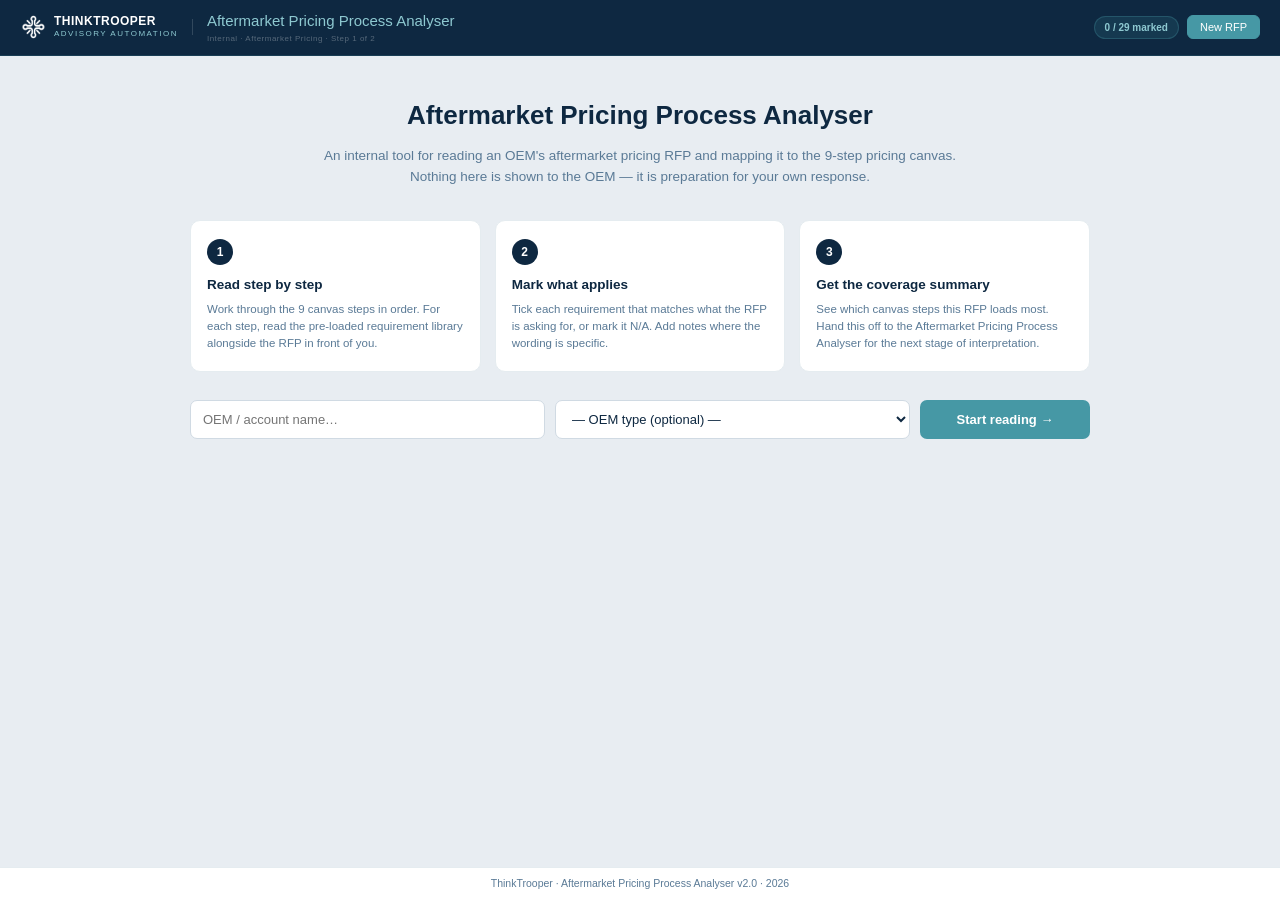
<file: src/index.html>
<!DOCTYPE html>
<html lang="en">
<head>
<meta charset="UTF-8">
<meta name="viewport" content="width=device-width, initial-scale=1.0">
<title>ThinkTrooper — Aftermarket Pricing Process Analyser</title>
<link rel="stylesheet" href="css/tokens.css">
<link rel="stylesheet" href="css/shell.css">
<link rel="stylesheet" href="css/welcome.css">
<link rel="stylesheet" href="css/sidebar.css">
<link rel="stylesheet" href="css/step.css">
<link rel="stylesheet" href="css/summary.css">
<link rel="stylesheet" href="css/report.css">
<link rel="stylesheet" href="css/print.css">
</head>
<body>


<div class="nav">
  <div class="nlogo">
    <span class="nimg rp-logo" role="img" aria-label="ThinkTrooper"></span>
    <div><div class="nwm-a">THINKTROOPER</div><div class="nwm-b">Advisory Automation</div></div>
  </div>
  <div class="ndiv"></div>
  <div>
    <div class="ntitle">Aftermarket Pricing Process Analyser</div>
    <div class="nsub">Internal &middot; Aftermarket Pricing &middot; Step 1 of 2</div>
  </div>
  <div class="nright">
    <span class="npill" id="npill">0 / 0 marked</span>
    <button class="nbtn p" id="btnNew">New RFP</button>
  </div>
</div>

<!-- Welcome / start screen -->
<div class="rfpw" id="rfpWelcome">
  <div class="rfpw-wrap">
    <div class="rfpw-hero">
      <h1>Aftermarket Pricing Process Analyser</h1>
      <p>An internal tool for reading an OEM&apos;s aftermarket pricing RFP and mapping it to the 9-step pricing canvas. Nothing here is shown to the OEM &mdash; it is preparation for your own response.</p>
    </div>
    <div class="rfpw-steps">
      <div class="rfpw-card">
        <div class="rfpw-card-num">1</div>
        <h3>Read step by step</h3>
        <p>Work through the 9 canvas steps in order. For each step, read the pre-loaded requirement library alongside the RFP in front of you.</p>
      </div>
      <div class="rfpw-card">
        <div class="rfpw-card-num">2</div>
        <h3>Mark what applies</h3>
        <p>Tick each requirement that matches what the RFP is asking for, or mark it N/A. Add notes where the wording is specific.</p>
      </div>
      <div class="rfpw-card">
        <div class="rfpw-card-num">3</div>
        <h3>Get the coverage summary</h3>
        <p>See which canvas steps this RFP loads most. Hand this off to the Aftermarket Pricing Process Analyser for the next stage of interpretation.</p>
      </div>
    </div>
    <div class="rfpw-form">
      <input type="text" class="rfpw-input" id="wEngIn" placeholder="OEM / account name&hellip;">
      <select class="rfpw-select" id="wArcSel">
        <option value="">&#8212; OEM type (optional) &#8212;</option>
        <option value="luxury">Luxury OEM</option>
        <option value="volume">Volume OEM</option>
        <option value="industrial">Industrial / CE</option>
        <option value="iam">IAM / Independent</option>
      </select>
      <button class="rfpw-start" id="wStartBtn">Start reading &rarr;</button>
    </div>
  </div>
</div>

<!-- Main application -->
<div class="app" id="rfpApp" style="display:none">
  <div class="sb">
    <div class="sbh">
      <div class="sblbl">Engagement</div>
      <input class="sbin" id="engIn" placeholder="Client / RFP name&hellip;">
      <div class="sblbl" style="margin-top:8px">OEM Type</div>
      <select class="sbsel" id="arcSel">
        <option value="">&#8212; Select archetype &#8212;</option>
        <option value="luxury">Luxury OEM</option>
        <option value="volume">Volume OEM</option>
        <option value="industrial">Industrial / CE</option>
        <option value="iam">IAM / Independent</option>
      </select>
    </div>
    <div class="sbsteps" id="sbsteps"></div>
    <div class="sbft">
      <div class="plbl"><span>Progress</span><span id="pPct">0%</span></div>
      <div class="pbar"><div class="pfill" id="pFill" style="width:0%"></div></div>
      <button class="sbsumbtn" id="btnSum">Coverage Summary &rarr;</button>
    </div>
  </div>
  <div class="mn" id="mn">
    <div class="ca" id="sv"></div>
    <div class="ca" id="sumv" style="display:none"></div>
  </div>
</div>

<div id="report"></div>

<div class="ttfoot">ThinkTrooper &middot; Aftermarket Pricing Process Analyser v2.0 &middot; 2026</div>

<script src="js/data.js"></script>
<script src="js/state.js"></script>
<script src="js/view-sidebar.js"></script>
<script src="js/view-step.js"></script>
<script src="js/view-summary.js"></script>
<script src="js/report.js"></script>
<script src="js/app.js"></script>
</body>
</html>
</file>
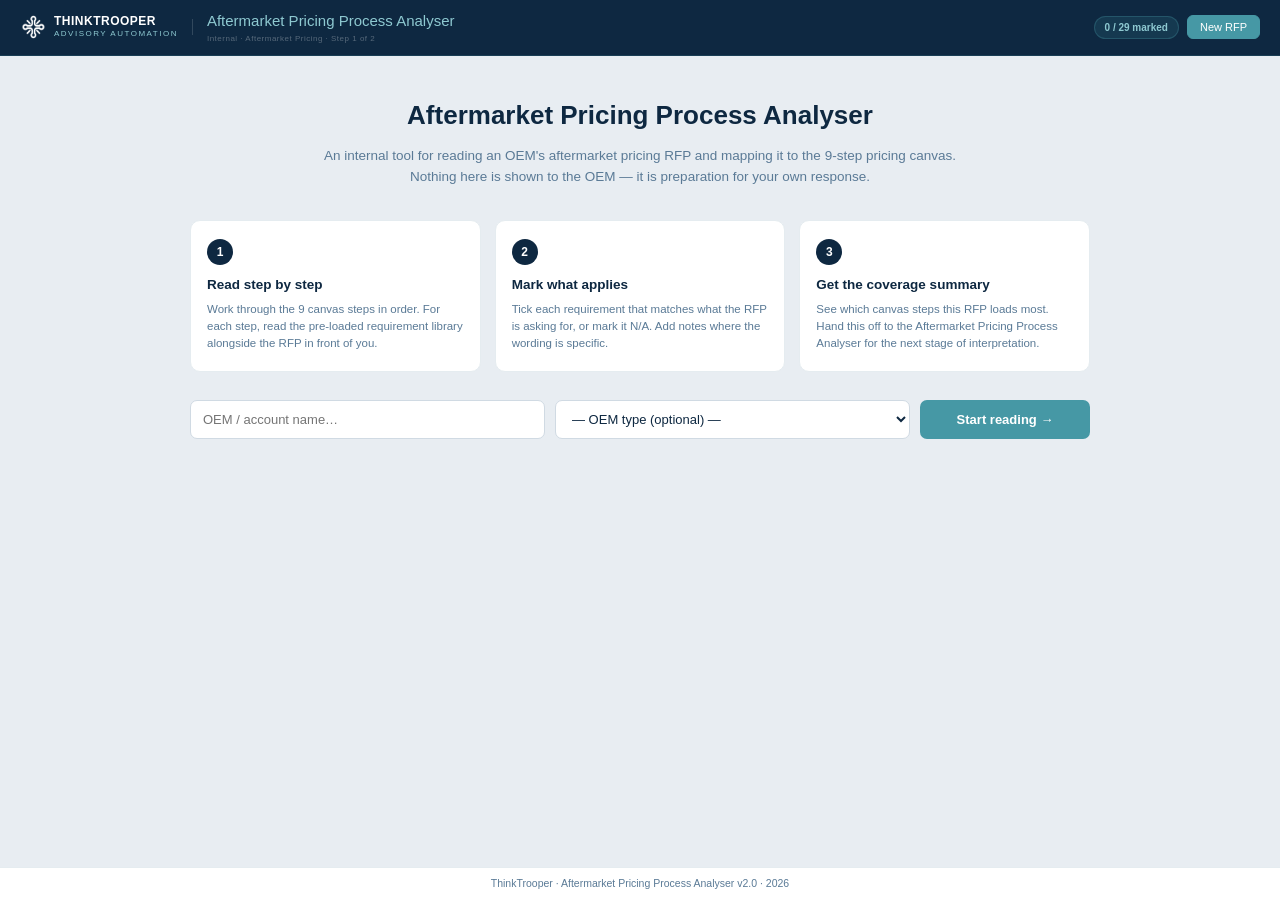
<file: AftermarketPricingProcessAnalyser_V0.3.0.html>
<!DOCTYPE html>
<html lang="en">
<head>
<meta charset="UTF-8">
<meta name="viewport" content="width=device-width, initial-scale=1.0">
<title>ThinkTrooper — Aftermarket Pricing Process Analyser</title>
<style>
/* === css/tokens.css === */
/* Design tokens, reset and page shell typography */

:root {
  --navy: #0E2841;
  --navy2:#1a3a56;
  --teal: #4698A5;
  --tl: #d6edf0;
  --tm: #8ec9d1;
  --td: #2d7a88;
  --bg: #e8edf2;
  --fog: #f0f4f7;
  --bd: #d0dae3;
  --bdl: #e5ecf0;
  --tx: #0E2841;
  --mu: #5a7a96;
  --lm: #8fa8be;
}

* {
  box-sizing: border-box;
  margin: 0;
  padding: 0;
}

body {
  font-family: Arial,sans-serif;
  background: var(--bg);
  color: var(--tx);
  font-size: 13px;
  line-height: 1.5;
  display: flex;
  flex-direction: column;
  height: 100vh;
  overflow: hidden;
}

/* === css/shell.css === */
/* Top navigation bar, app frame and footer */

.nav {
  background: var(--navy);
  padding: 10px 20px;
  display: flex;
  align-items: center;
  gap: 14px;
  border-bottom: 1px solid rgba(70,152,165,.2);
  flex-shrink: 0;
}

.nlogo {
  display: flex;
  align-items: center;
  gap: 8px;
}

/* Sized box; the image itself comes from the shared .rp-logo rule, which is
   loaded later -- hence the extra specificity here. */
.nlogo .nimg {
  height: 28px;
  width: 26px;
}

.nwm-a {
  font-size: 12px;
  font-weight: 700;
  color: #fff;
  letter-spacing: .5px;
  line-height: 1.1;
}

.nwm-b {
  font-size: 8px;
  color: var(--tm);
  letter-spacing: 1.5px;
  text-transform: uppercase;
}

.ndiv {
  width: 1px;
  height: 16px;
  background: rgba(255,255,255,.15);
}

.ntitle {
  font-size: 15px;
  color: var(--tm);
  font-weight: 300;
}

.nsub {
  font-size: 8px;
  color: rgba(255,255,255,.3);
  letter-spacing: .5px;
}

.nright {
  margin-left: auto;
  display: flex;
  align-items: center;
  gap: 8px;
}

.npill {
  font-size: 10px;
  font-weight: 600;
  color: var(--tm);
  background: rgba(70,152,165,.15);
  border: 1px solid rgba(70,152,165,.3);
  padding: 3px 10px;
  border-radius: 20px;
}

.nbtn {
  font-family: Arial,sans-serif;
  font-size: 11px;
  font-weight: 500;
  padding: 5px 12px;
  border-radius: 6px;
  border: 1px solid rgba(255,255,255,.18);
  background: transparent;
  color: rgba(255,255,255,.75);
  cursor: pointer;
}

.nbtn:hover {
  background: rgba(255,255,255,.1);
  color: #fff;
}

.nbtn.p {
  background: var(--teal);
  border-color: var(--teal);
  color: #fff;
}

.app {
  display: flex;
  flex: 1;
  min-height: 0;
}

.ttfoot {
  flex-shrink: 0;
  text-align: center;
  color: var(--mu);
  font-size: 10.5px;
  padding: 8px 0;
  border-top: 1px solid var(--bdl);
  background: #fff;
}

/* === css/welcome.css === */
/* Welcome / start screen */

.rfpw {
  flex: 1;
  min-height: 0;
  overflow-y: auto;
  padding: 40px 32px 60px;
  background: var(--bg);
}

.rfpw-wrap {
  max-width: 900px;
  margin: 0 auto;
}

.rfpw-hero {
  text-align: center;
  margin-bottom: 32px;
}

.rfpw-hero h1 {
  font-size: 26px;
  font-weight: 700;
  color: var(--navy);
  margin-bottom: 10px;
}

.rfpw-hero p {
  font-size: 13.5px;
  color: var(--mu);
  max-width: 680px;
  margin: 0 auto;
  line-height: 1.6;
}

.rfpw-steps {
  display: grid;
  grid-template-columns: repeat(3,1fr);
  gap: 14px;
  margin-bottom: 28px;
}

.rfpw-card {
  background: #fff;
  border: 1.5px solid var(--bdl);
  border-radius: 10px;
  padding: 18px 16px;
}

.rfpw-card-num {
  width: 26px;
  height: 26px;
  border-radius: 50%;
  background: var(--navy);
  color: #fff;
  font-size: 12px;
  font-weight: 700;
  display: flex;
  align-items: center;
  justify-content: center;
  margin-bottom: 10px;
}

.rfpw-card h3 {
  font-size: 13.5px;
  font-weight: 700;
  color: var(--navy);
  margin-bottom: 6px;
}

.rfpw-card p {
  font-size: 11.5px;
  color: var(--mu);
  line-height: 1.5;
}

.rfpw-form {
  display: grid;
  grid-template-columns: 1fr 1fr 170px;
  gap: 10px;
}

.rfpw-input,.rfpw-select {
  font-family: Arial,sans-serif;
  font-size: 13px;
  padding: 10px 12px;
  border: 1.5px solid var(--bd);
  border-radius: 7px;
  color: var(--tx);
  outline: none;
  background: #fff;
}

.rfpw-input:focus,.rfpw-select:focus {
  border-color: var(--teal);
}

.rfpw-start {
  background: var(--teal);
  border: none;
  color: #fff;
  font-family: Arial,sans-serif;
  font-size: 13px;
  font-weight: 600;
  border-radius: 7px;
  cursor: pointer;
  padding: 10px 0;
  transition: background .15s;
}

.rfpw-start:hover {
  background: var(--td);
}

@media(max-width:760px) {
  .rfpw-steps {
    grid-template-columns: 1fr;
  }
  .rfpw-form {
    grid-template-columns: 1fr;
  }
}

/* === css/sidebar.css === */
/* Left sidebar: engagement fields, step list, progress */

.sb {
  width: 240px;
  background: var(--navy2);
  border-right: 1px solid rgba(70,152,165,.12);
  display: flex;
  flex-direction: column;
  overflow-y: auto;
  flex-shrink: 0;
}

.mn {
  flex: 1;
  overflow-y: auto;
}

.sbh {
  padding: 12px 14px 10px;
  border-bottom: 1px solid rgba(255,255,255,.06);
}

.sblbl {
  font-size: 9px;
  font-weight: 700;
  text-transform: uppercase;
  letter-spacing: .08em;
  color: rgba(255,255,255,.35);
  margin-bottom: 5px;
}

.sbin {
  width: 100%;
  font-family: Arial,sans-serif;
  font-size: 11px;
  padding: 5px 8px;
  background: rgba(255,255,255,.08);
  border: 1.5px solid rgba(255,255,255,.14);
  border-radius: 6px;
  color: #fff;
  outline: none;
}

.sbin::placeholder {
  color: rgba(255,255,255,.3);
}

.sbin:focus {
  border-color: var(--tm);
}

.sbsel {
  width: 100%;
  font-family: Arial,sans-serif;
  font-size: 11px;
  padding: 5px 8px;
  background: rgba(255,255,255,.08);
  border: 1.5px solid rgba(255,255,255,.14);
  border-radius: 6px;
  color: #fff;
  outline: none;
  margin-top: 6px;
  cursor: pointer;
}

.sbsel option {
  background: var(--navy);
}

.sbsteps {
  flex: 1;
  padding: 6px 0;
}

.si {
  display: flex;
  align-items: center;
  gap: 8px;
  padding: 7px 14px;
  cursor: pointer;
  transition: background .12s;
}

.si:hover {
  background: rgba(255,255,255,.05);
}

.si.act {
  background: rgba(70,152,165,.18);
  border-right: 3px solid var(--teal);
}

.sinum {
  width: 22px;
  height: 22px;
  border-radius: 50%;
  background: rgba(255,255,255,.1);
  color: rgba(255,255,255,.55);
  font-size: 11px;
  font-weight: 700;
  display: flex;
  align-items: center;
  justify-content: center;
  flex-shrink: 0;
}

.si.act .sinum {
  background: var(--teal);
  color: #fff;
}

.sinm {
  font-size: 11px;
  color: rgba(255,255,255,.75);
  font-weight: 500;
  flex: 1;
  line-height: 1.3;
}

.si.act .sinm {
  color: #fff;
}

.simt {
  font-size: 9px;
  color: rgba(255,255,255,.3);
}

.sibg {
  font-size: 9px;
  font-weight: 700;
  padding: 1px 7px;
  border-radius: 10px;
  background: var(--teal);
  color: #fff;
  flex-shrink: 0;
}

.sibg.z {
  background: rgba(255,255,255,.1);
  color: rgba(255,255,255,.35);
}

.sbft {
  padding: 10px 14px;
  border-top: 1px solid rgba(255,255,255,.06);
}

.sbsumbtn {
  width: 100%;
  margin-top: 10px;
  font-family: Arial,sans-serif;
  font-size: 11.5px;
  font-weight: 600;
  padding: 8px 0;
  border-radius: 6px;
  border: 1px solid rgba(70,152,165,.4);
  background: rgba(70,152,165,.15);
  color: var(--tm);
  cursor: pointer;
  transition: all .15s;
}

.sbsumbtn:hover {
  background: var(--teal);
  color: #fff;
  border-color: var(--teal);
}

.pbar {
  height: 4px;
  background: rgba(255,255,255,.1);
  border-radius: 2px;
  margin-top: 4px;
}

.pfill {
  height: 4px;
  background: var(--teal);
  border-radius: 2px;
  transition: width .3s;
}

.plbl {
  font-size: 9px;
  color: rgba(255,255,255,.38);
  display: flex;
  justify-content: space-between;
  margin-bottom: 3px;
}

/* === css/step.css === */
/* Step view: header, requirement cards, detail panel, nav */

.ca {
  padding: 20px 24px;
  max-width: 860px;
  margin: 0 auto;
}

.sh {
  background: var(--navy);
  border-radius: 10px;
  padding: 16px 20px;
  margin-bottom: 14px;
}

.sey {
  font-size: 9px;
  font-weight: 700;
  text-transform: uppercase;
  letter-spacing: .1em;
  color: var(--tm);
  margin-bottom: 4px;
}

.stit {
  font-size: 18px;
  font-weight: 400;
  color: #fff;
  margin-bottom: 4px;
}

.sdsc {
  font-size: 11px;
  color: rgba(255,255,255,.5);
  line-height: 1.55;
  max-width: 640px;
  margin-bottom: 8px;
}

.stags {
  display: flex;
  gap: 6px;
  flex-wrap: wrap;
}

.stag {
  font-size: 9px;
  font-weight: 600;
  padding: 2px 8px;
  border-radius: 3px;
  background: rgba(70,152,165,.18);
  color: var(--tm);
  border: 1px solid rgba(70,152,165,.25);
}

.rsec {
  margin-bottom: 16px;
}

.rsectitle {
  font-size: 10px;
  font-weight: 700;
  text-transform: uppercase;
  letter-spacing: .07em;
  color: var(--mu);
  margin-bottom: 8px;
  display: flex;
  align-items: center;
  gap: 8px;
}

.rsectitle::after {
  content: '';
  flex: 1;
  height: 1px;
  background: var(--bdl);
}

.rc {
  background: #fff;
  border: 1.5px solid var(--bdl);
  border-radius: 9px;
  margin-bottom: 7px;
  transition: border-color .12s;
}

.rc:hover {
  border-color: var(--tm);
}

.rc.ck {
  border-color: var(--teal);
  background: #f8fdfe;
}

.rc.na {
  opacity: .45;
}

.rct {
  display: flex;
  align-items: flex-start;
  gap: 10px;
  padding: 11px 13px;
  cursor: pointer;
  user-select: none;
}

.rcb {
  width: 18px;
  height: 18px;
  border-radius: 4px;
  border: 2px solid var(--bd);
  display: flex;
  align-items: center;
  justify-content: center;
  flex-shrink: 0;
  margin-top: 1px;
}

.rc.ck .rcb {
  background: var(--teal);
  border-color: var(--teal);
}

.rcbck {
  display: none;
  color: #fff;
  font-size: 11px;
  font-weight: 900;
}

.rc.ck .rcbck {
  display: block;
}

.rm {
  flex: 1;
  min-width: 0;
}

.ridr {
  display: flex;
  align-items: center;
  gap: 6px;
  margin-bottom: 3px;
  flex-wrap: wrap;
}

.rid {
  font-size: 9px;
  font-weight: 700;
  color: var(--lm);
  letter-spacing: .05em;
  text-transform: uppercase;
}

.rsrc {
  font-size: 9px;
  font-weight: 600;
  padding: 1px 6px;
  border-radius: 3px;
  background: var(--fog);
  color: var(--mu);
}

.rctg {
  font-size: 9px;
  font-weight: 600;
  padding: 1px 6px;
  border-radius: 3px;
}

.rtit {
  font-size: 13px;
  font-weight: 600;
  color: var(--tx);
  margin-bottom: 3px;
}

.rpln {
  font-size: 11px;
  color: var(--mu);
  line-height: 1.5;
}

.ract {
  display: flex;
  align-items: center;
  gap: 5px;
  margin-left: 6px;
  flex-shrink: 0;
}

.rbtn {
  font-family: Arial,sans-serif;
  font-size: 9px;
  font-weight: 600;
  padding: 2px 7px;
  border-radius: 4px;
  border: 1px solid var(--bd);
  background: #fff;
  color: var(--lm);
  cursor: pointer;
}

.rbtn:hover {
  border-color: var(--mu);
  color: var(--mu);
}

.rdt {
  border-top: 1px solid var(--bdl);
  padding: 12px 14px;
  background: var(--fog);
  display: none;
}

.rdt.op {
  display: block;
}

.dg {
  display: grid;
  grid-template-columns: 1fr 1fr;
  gap: 8px;
}

.db {
  background: #fff;
  border: 1px solid var(--bdl);
  border-radius: 7px;
  padding: 8px 10px;
}

.dbl {
  font-size: 9px;
  font-weight: 700;
  text-transform: uppercase;
  letter-spacing: .07em;
  color: var(--lm);
  margin-bottom: 4px;
}

.dbt {
  font-size: 11px;
  color: var(--tx);
  line-height: 1.45;
}

.dbc {
  font-size: 11px;
  color: var(--td);
  font-weight: 600;
}

.df {
  grid-column: 1/-1;
}

.notei {
  width: 100%;
  font-family: Arial,sans-serif;
  font-size: 11px;
  padding: 6px 8px;
  border: 1.5px solid var(--bd);
  border-radius: 6px;
  color: var(--tx);
  outline: none;
  resize: vertical;
  min-height: 50px;
  margin-top: 5px;
}

.notei:focus {
  border-color: var(--teal);
}

.snav {
  display: flex;
  justify-content: space-between;
  align-items: center;
  margin-top: 20px;
  padding-top: 14px;
  border-top: 1px solid var(--bdl);
}

.snb {
  font-family: Arial,sans-serif;
  font-size: 12px;
  font-weight: 600;
  padding: 7px 16px;
  border-radius: 7px;
  cursor: pointer;
  border: 1.5px solid var(--bd);
  background: #fff;
  color: var(--navy);
}

.snb:hover {
  border-color: var(--tm);
}

.snb.p {
  background: var(--navy);
  border-color: var(--navy);
  color: #fff;
}

.snb:disabled {
  opacity: .35;
  cursor: not-allowed;
}

/* === css/summary.css === */
/* Coverage summary view */

.smh {
  background: var(--navy);
  border-radius: 10px;
  padding: 20px 24px;
  margin-bottom: 14px;
  color: #fff;
}

.smtit {
  font-size: 18px;
  font-weight: 400;
  margin-bottom: 4px;
}

.smsub {
  font-size: 11px;
  color: rgba(255,255,255,.45);
}

.smst {
  display: grid;
  grid-template-columns: repeat(4,1fr);
  gap: 8px;
  margin-top: 12px;
}

.ssc {
  background: rgba(255,255,255,.08);
  border: 1px solid rgba(255,255,255,.1);
  border-radius: 8px;
  padding: 10px 12px;
  text-align: center;
}

.ssn {
  font-size: 22px;
  font-weight: 800;
  color: #fff;
  line-height: 1;
}

.ssl {
  font-size: 9px;
  color: rgba(255,255,255,.45);
  margin-top: 2px;
}

.smrows {
  display: flex;
  flex-direction: column;
  gap: 7px;
}

.smr {
  background: #fff;
  border: 1.5px solid var(--bdl);
  border-radius: 9px;
  padding: 11px 16px;
  display: flex;
  align-items: center;
  gap: 12px;
}

.smrn {
  width: 26px;
  height: 26px;
  border-radius: 50%;
  color: #fff;
  font-size: 11px;
  font-weight: 700;
  display: flex;
  align-items: center;
  justify-content: center;
  flex-shrink: 0;
}

.smrname {
  flex: 1;
  font-size: 12px;
  font-weight: 600;
  color: var(--tx);
}

.smrbar {
  width: 100px;
  height: 5px;
  background: var(--fog);
  border-radius: 3px;
}

.smrfill {
  height: 5px;
  border-radius: 3px;
}

.smrcnt {
  font-size: 12px;
  font-weight: 700;
  color: var(--navy);
  white-space: nowrap;
}

.smrpct {
  font-size: 10px;
  color: var(--mu);
  white-space: nowrap;
  min-width: 32px;
  text-align: right;
}

.cvsec {
  background: #fff;
  border: 1.5px solid var(--bdl);
  border-radius: 10px;
  padding: 16px 20px;
  margin-bottom: 14px;
}

.nextstep {
  display: flex;
  gap: 12px;
  align-items: flex-start;
  background: var(--navy);
  border-radius: 10px;
  padding: 14px 18px;
  margin-bottom: 14px;
}

.nextstep-icon {
  font-size: 18px;
  color: var(--tm);
  flex-shrink: 0;
  line-height: 1;
  margin-top: 1px;
}

.nextstep strong {
  color: #fff;
  display: block;
  margin-bottom: 3px;
  font-size: 12.5px;
}

.nextstep div:last-child {
  font-size: 12px;
  color: rgba(255,255,255,.7);
  line-height: 1.55;
}

.cvtit {
  font-size: 14px;
  font-weight: 700;
  color: var(--navy);
  margin-bottom: 4px;
}

.cvsub {
  font-size: 11px;
  color: var(--mu);
  margin-bottom: 12px;
}

/* Notes and observations (summary + printed report) */

.ntrow {
  border: 1.5px solid var(--bdl);
  border-left: 3px solid var(--teal);
  border-radius: 7px;
  padding: 9px 12px;
  margin-bottom: 7px;
  background: var(--fog);
}

.ntmeta {
  display: flex;
  align-items: center;
  gap: 7px;
  margin-bottom: 3px;
}

.ntid {
  font-size: 9px;
  font-weight: 700;
  letter-spacing: .05em;
  text-transform: uppercase;
  color: var(--lm);
}

.ntstep {
  font-size: 9px;
  font-weight: 600;
  color: var(--mu);
}

.nttitle {
  font-size: 12px;
  font-weight: 600;
  color: var(--tx);
  margin-bottom: 3px;
}

.nttext {
  font-size: 11px;
  color: var(--mu);
  line-height: 1.5;
  white-space: pre-wrap;
}

/* === css/report.css === */
/* Printable report template ----------------------------------------------
 * Landscape A4. Dark cover, dark header band on light interior pages.
 * Segoe UI for prose, Consolas for labels and figures -- both ship with
 * Windows, so the standalone file needs no web fonts.
 */

:root {
  --rp-ink:      #0b1622;   /* cover and header band */
  --rp-slate:    #223449;
  --rp-line:     #dce2e9;   /* hairlines */
  --rp-wash:     #edf0f4;   /* hollow bar segments, table zebra */
  --rp-wash2:    #f4f6f8;
  --rp-text:     #1a2634;
  --rp-mute:     #5a7a96;
  --rp-dim:      #8fa8be;
  --rp-sans: "Segoe UI", "Helvetica Neue", Arial, sans-serif;
  --rp-mono: Consolas, "Cascadia Mono", "Courier New", monospace;
}

/* The report only exists on paper. */
#report { display: none; }

/* -- page frame ---------------------------------------------------------- */

.rp {
  width: 297mm;
  height: 210mm;
  padding: 0 14mm 10mm;
  background: #fff;
  color: var(--rp-text);
  font-family: var(--rp-sans);
  font-size: 9pt;
  line-height: 1.5;
  display: flex;
  flex-direction: column;
  overflow: hidden;
  position: relative;
}

.rp + .rp { break-before: page; }

.rp-top {
  height: 16mm;
  margin: 0 -14mm;
  padding: 0 14mm;
  background: var(--rp-ink);
  display: flex;
  align-items: center;
  gap: 10mm;
  flex-shrink: 0;
}

.rp-brand { display: flex; align-items: center; gap: 6px; flex-shrink: 0; }

/* One shared logo rule; the build inlines the image here exactly once. */
.rp-logo {
  width: 16px;
  height: 17px;
  background: url("[data-uri]") no-repeat center / contain;
  filter: brightness(0) invert(1);
}

.rp-wm {
  font-family: var(--rp-sans);
  font-size: 10pt;
  font-weight: 700;
  letter-spacing: .04em;
  color: #fff;
}

.rp-run {
  font-family: var(--rp-mono);
  font-size: 6.4pt;
  letter-spacing: .14em;
  color: rgba(255, 255, 255, .55);
  border-left: 1px solid rgba(255, 255, 255, .2);
  padding-left: 10mm;
  white-space: nowrap;
  overflow: hidden;
  text-overflow: ellipsis;
}

.rp-pg {
  font-family: var(--rp-mono);
  font-size: 6.4pt;
  letter-spacing: .14em;
  color: rgba(255, 255, 255, .55);
  margin-left: auto;
  flex-shrink: 0;
}

/* The three-colour gradient rule under every header. */
.rp-rule {
  height: 2px;
  margin: 0 -14mm;
  flex-shrink: 0;
  background: linear-gradient(90deg, #3d6bd6 0%, #d6288a 50%, #12a08a 100%);
}

.rp-body {
  flex: 1;
  min-height: 0;
  padding-top: 6mm;
  display: flex;
  flex-direction: column;
}

.rp-fine {
  flex-shrink: 0;
  font-family: var(--rp-mono);
  font-size: 5.4pt;
  line-height: 1.5;
  letter-spacing: .02em;
  color: var(--rp-dim);
  border-top: 1px solid var(--rp-line);
  padding-top: 2.5mm;
  margin-top: 3mm;
}

/* -- shared type --------------------------------------------------------- */

.rp-kick {
  font-family: var(--rp-mono);
  font-size: 6.6pt;
  font-weight: 700;
  letter-spacing: .2em;
  color: #3d6bd6;
  margin-bottom: 3mm;
}

.rp-h1 {
  font-size: 30pt;
  font-weight: 700;
  letter-spacing: -.02em;
  line-height: 1.05;
  color: #fff;
  margin-bottom: 2mm;
}

.rp-h2 {
  font-size: 17pt;
  font-weight: 700;
  letter-spacing: -.015em;
  line-height: 1.2;
  color: var(--rp-ink);
  margin-bottom: 3mm;
  max-width: 235mm;
}

.rp-stand {
  font-size: 9.5pt;
  line-height: 1.55;
  color: var(--rp-text);
  max-width: 250mm;
  padding-bottom: 3.5mm;
  border-bottom: 1px solid var(--rp-line);
  margin-bottom: 4mm;
}

.rp-stand b { font-weight: 600; }

.rp-cap {
  font-family: var(--rp-mono);
  font-size: 5.6pt;
  line-height: 1.55;
  color: var(--rp-dim);
  margin-top: 2mm;
}

.rp-exh {
  display: flex;
  align-items: center;
  gap: 8px;
  margin-bottom: 3mm;
}

.rp-exh-no {
  font-family: var(--rp-mono);
  font-size: 6pt;
  font-weight: 700;
  letter-spacing: .14em;
  color: #fff;
  background: var(--rp-ink);
  padding: 2px 7px;
}

.rp-exh-t { font-size: 10pt; font-weight: 600; color: var(--rp-ink); }

/* -- coverage bar -------------------------------------------------------- */

.rp-bar {
  display: flex;
  height: 6mm;
  background: var(--rp-wash);
  overflow: hidden;
}

.rp-seg { height: 100%; }
.rp-seg.open { background: var(--rp-wash); box-shadow: inset 0 0 0 1px #fff; }
.rp-seg.na {
  background: repeating-linear-gradient(45deg,
    #e3e8ee 0 3px, #f4f6f8 3px 6px);
}

.rp-key {
  display: flex;
  gap: 7mm;
  margin-top: 2mm;
  margin-bottom: 5mm;
  font-family: var(--rp-mono);
  font-size: 6.2pt;
  color: var(--rp-mute);
}

.rp-k { display: flex; align-items: center; gap: 5px; }
.rp-k b { color: var(--rp-ink); }
.rp-sw { width: 9px; height: 9px; flex-shrink: 0; }
.rp-sw.open { background: var(--rp-wash); box-shadow: inset 0 0 0 1px var(--rp-line); }
.rp-sw.na {
  background: repeating-linear-gradient(45deg, #e3e8ee 0 3px, #f4f6f8 3px 6px);
}

/* -- metadata strip ------------------------------------------------------ */

.rp-meta {
  display: grid;
  grid-template-columns: repeat(4, 1fr);
  border-top: 1px solid rgba(255, 255, 255, .12);
  margin-top: auto;
}

.rp-meta-c {
  padding: 3mm 6mm 3mm 0;
  border-right: 1px solid rgba(255, 255, 255, .12);
}

.rp-meta-c:last-child { border-right: 0; }
.rp-meta-c:nth-child(4n) { border-right: 0; }

.rp-meta-l {
  font-family: var(--rp-mono);
  font-size: 5.8pt;
  letter-spacing: .16em;
  color: rgba(255, 255, 255, .4);
  margin-bottom: 1.5mm;
}

.rp-meta-v {
  font-family: var(--rp-mono);
  font-size: 8.2pt;
  font-weight: 700;
  color: #fff;
}

/* Light variant, used on the step pages. */
.rp-meta-lt {
  grid-template-columns: repeat(5, 1fr);
  border-top: 1px solid var(--rp-line);
  background: var(--rp-wash2);
}

.rp-meta-lt .rp-meta-c {
  padding: 2.5mm 5mm;
  border-right: 1px solid var(--rp-line);
}

.rp-meta-lt .rp-meta-c:last-child { border-right: 0; }
.rp-meta-lt .rp-meta-l { color: var(--rp-dim); }
.rp-meta-lt .rp-meta-v { color: var(--rp-ink); font-size: 8pt; }

/* -- cover --------------------------------------------------------------- */

.rp-cover { background: var(--rp-ink); color: rgba(255, 255, 255, .8); }
.rp-cover .rp-top { background: transparent; }
.rp-cover .rp-kick { color: var(--rp-dim); }

.rp-sub { font-size: 10pt; color: rgba(255, 255, 255, .62); }

.rp-hr { height: 1px; background: rgba(255, 255, 255, .14); margin: 5mm 0 4mm; }

.rp-big {
  font-family: var(--rp-mono);
  font-size: 26pt;
  font-weight: 700;
  letter-spacing: -.01em;
  color: #8fb4ff;
  line-height: 1;
}

.rp-bigcap {
  font-family: var(--rp-mono);
  font-size: 6.2pt;
  letter-spacing: .14em;
  color: rgba(255, 255, 255, .45);
  margin-top: 2.5mm;
}

.rp-levs {
  display: grid;
  grid-template-columns: repeat(5, 1fr);
  gap: 6mm;
  margin: 6mm 0 2mm;
}

.rp-lev { border-top: 2px solid; padding-top: 2.5mm; }

.rp-lev-l {
  font-family: var(--rp-mono);
  font-size: 5.8pt;
  letter-spacing: .14em;
  color: rgba(255, 255, 255, .5);
  margin-bottom: 2mm;
  min-height: 7mm;
}

.rp-lev-n {
  font-family: var(--rp-mono);
  font-size: 15pt;
  font-weight: 700;
  color: #fff;
  line-height: 1;
}

.rp-lev-d { font-size: 9pt; font-weight: 400; color: rgba(255, 255, 255, .4); }

.rp-lev-s {
  font-size: 7.4pt;
  color: rgba(255, 255, 255, .5);
  margin-top: 1.5mm;
}

.rp-notes {
  display: grid;
  grid-template-columns: repeat(3, 1fr);
  gap: 8mm;
  border-top: 1px solid rgba(255, 255, 255, .12);
  padding-top: 3.5mm;
  margin-top: 3.5mm;
}

.rp-note-l {
  font-family: var(--rp-mono);
  font-size: 6.2pt;
  font-weight: 700;
  letter-spacing: .16em;
  color: #fff;
  margin-bottom: 2mm;
}

.rp-note-t { font-size: 7.6pt; line-height: 1.55; color: rgba(255, 255, 255, .58); }

/* -- executive summary --------------------------------------------------- */

.rp-calls {
  display: grid;
  grid-template-columns: repeat(3, 1fr);
  border: 1px solid var(--rp-line);
  margin-bottom: 5mm;
}

.rp-call { padding: 3mm 5mm; border-right: 1px solid var(--rp-line); }
.rp-call:last-child { border-right: 0; }

.rp-call-l {
  font-family: var(--rp-mono);
  font-size: 5.8pt;
  font-weight: 700;
  letter-spacing: .16em;
  color: var(--rp-dim);
  margin-bottom: 1.5mm;
}

.rp-call-n {
  font-family: var(--rp-mono);
  font-size: 15pt;
  font-weight: 700;
  color: #3d6bd6;
  line-height: 1.1;
  margin-bottom: 1.5mm;
}

.rp-call-t { font-size: 7.6pt; line-height: 1.5; color: var(--rp-mute); }

.rp-cols { display: grid; grid-template-columns: 1fr 1.35fr; gap: 10mm; }

/* coverage-by-group rows */
.rp-grs { display: flex; flex-direction: column; gap: 2.5mm; }

.rp-gr {
  display: grid;
  grid-template-columns: 34mm 1fr 12mm 10mm;
  align-items: center;
  gap: 3mm;
}

.rp-gr-n { font-size: 8pt; font-weight: 600; }
.rp-gr-b .rp-bar { height: 5mm; }

.rp-gr-c, .rp-gr-p {
  font-family: var(--rp-mono);
  font-size: 7.4pt;
  font-weight: 700;
  text-align: right;
  color: var(--rp-ink);
}

.rp-gr-p { color: var(--rp-mute); font-weight: 400; }

/* ranked step table */
.rp-tbl { width: 100%; border-collapse: collapse; }

.rp-tbl th {
  font-family: var(--rp-mono);
  font-size: 5.6pt;
  font-weight: 400;
  letter-spacing: .14em;
  color: var(--rp-dim);
  text-align: left;
  padding: 0 2mm 1.5mm 0;
  border-bottom: 1px solid var(--rp-line);
  white-space: nowrap;
}

.rp-tbl td {
  font-size: 7.4pt;
  padding: 1.6mm 2mm 1.6mm 0;
  border-bottom: 1px solid var(--rp-line);
  vertical-align: middle;
}

.rp-tbl tbody tr:last-child td { border-bottom: 0; }

.rp-t-n {
  font-family: var(--rp-mono);
  font-size: 7.4pt;
  font-weight: 700;
  width: 6mm;
}

.rp-t-s { font-weight: 600; color: var(--rp-ink); }
.rp-t-g, .rp-t-o { color: var(--rp-mute); font-size: 7pt; }

.rp-t-c, .rp-t-p {
  font-family: var(--rp-mono);
  font-size: 7.2pt;
  text-align: right;
  white-space: nowrap;
}

.rp-t-c { font-weight: 700; color: var(--rp-ink); }
.rp-t-p { color: var(--rp-mute); }
.rp-t-b { width: 22mm; }
.rp-t-b .rp-bar { height: 3.2mm; }

/* glossary strip */
.rp-gls {
  display: grid;
  grid-template-columns: repeat(4, 1fr);
  gap: 8mm;
  border-top: 1px solid var(--rp-line);
  padding-top: 3mm;
  margin-top: auto;
}

.rp-gl-l {
  font-family: var(--rp-mono);
  font-size: 5.8pt;
  font-weight: 700;
  letter-spacing: .16em;
  color: var(--rp-ink);
  margin-bottom: 1.5mm;
}

.rp-gl-t { font-size: 7.2pt; line-height: 1.5; color: var(--rp-mute); }

/* -- step chapters ------------------------------------------------------- */

.rp-reqs {
  display: grid;
  grid-template-columns: repeat(2, 1fr);
  gap: 3mm 6mm;
  margin-bottom: 4mm;
}

.rp-req {
  border: 1px solid var(--rp-line);
  border-left: 3px solid var(--rp-line);
  padding: 2.5mm 4mm 3mm;
  background: #fff;
}

.rp-req.na { background: var(--rp-wash2); opacity: .72; }

.rp-req-h {
  display: flex;
  align-items: baseline;
  gap: 5px;
  margin-bottom: 1.5mm;
}

.rp-req-id {
  font-family: var(--rp-mono);
  font-size: 6.2pt;
  font-weight: 700;
  letter-spacing: .1em;
  color: var(--rp-dim);
  flex-shrink: 0;
}

.rp-req-t {
  font-size: 8.6pt;
  font-weight: 600;
  color: var(--rp-ink);
  flex: 1;
  line-height: 1.3;
}

.rp-req-m {
  font-family: var(--rp-mono);
  font-size: 5.4pt;
  font-weight: 700;
  letter-spacing: .12em;
  padding: 1.5px 5px;
  flex-shrink: 0;
  white-space: nowrap;
}

.rp-req-m.is   { background: var(--rp-ink); color: #fff; }
.rp-req-m.open { background: var(--rp-wash); color: var(--rp-mute); }
.rp-req-m.na   { background: transparent; color: var(--rp-dim);
                 box-shadow: inset 0 0 0 1px var(--rp-line); }

.rp-req-p { font-size: 7.4pt; line-height: 1.5; color: var(--rp-mute); }

.rp-req-tags {
  display: flex;
  flex-wrap: wrap;
  gap: 3px;
  margin-top: 2mm;
}

.rp-tag {
  font-family: var(--rp-mono);
  font-size: 5.4pt;
  letter-spacing: .08em;
  color: var(--rp-mute);
  border: 1px solid var(--rp-line);
  padding: 1px 4px;
}

.rp-req-note {
  font-size: 7.2pt;
  line-height: 1.5;
  color: var(--rp-text);
  background: var(--rp-wash2);
  border-left: 2px solid var(--rp-dim);
  padding: 1.5mm 3mm;
  margin-top: 2mm;
}

.rp-req-note-l {
  font-family: var(--rp-mono);
  font-size: 5.4pt;
  font-weight: 700;
  letter-spacing: .14em;
  color: var(--rp-dim);
  display: block;
  margin-bottom: .8mm;
}

/* -- closing page -------------------------------------------------------- */

/* .rp-body is a flex column, so vertical centring is justify-content. */
.rp-closing .rp-body { justify-content: center; }
.rp-close { max-width: 165mm; margin: 0 auto; }
.rp-close-p { font-size: 9.5pt; line-height: 1.7; color: var(--rp-mute); margin-bottom: 4mm; }
.rp-close-p:last-child { margin-bottom: 0; color: var(--rp-text); }

/* === css/print.css === */
/* Paged media -------------------------------------------------------------
 * Printing swaps the application out for the generated report in #report, so
 * Ctrl+P produces the full document no matter which view is on screen.
 */

@media print {

  @page { size: A4 landscape; margin: 0; }

  /* The screen layout is a locked 100vh flex column with its content inside a
     scroll container, which on paper clips everything below the fold. The
     whole chain has to go back to normal flow. */
  html, body {
    height: auto;
    overflow: visible;
    display: block;
    background: #fff;
  }

  /* The application itself never prints. */
  .nav, .sb, .ttfoot, .rfpw, .app { display: none !important; }

  #report { display: block !important; }

  /* Backgrounds carry meaning here -- the dark cover, the header band, the
     coverage bars -- so they must survive Chrome's default of dropping them. */
  #report, #report * {
    -webkit-print-color-adjust: exact;
    print-color-adjust: exact;
  }

  /* One page per section, and never split one. */
  .rp {
    break-inside: avoid;
    break-after: page;
  }

  .rp:last-child { break-after: auto; }

  .rp-req, .rp-gr, .rp-call, .rp-note, .rp-gl, .rp-lev { break-inside: avoid; }

  a[href]::after { content: ""; }
}

/* On screen the report stays hidden, but keep it out of the flow entirely so
   it can never affect layout or tab order. */
@media screen {
  #report { display: none !important; }
}
</style>
</head>
<body>


<div class="nav">
  <div class="nlogo">
    <span class="nimg rp-logo" role="img" aria-label="ThinkTrooper"></span>
    <div><div class="nwm-a">THINKTROOPER</div><div class="nwm-b">Advisory Automation</div></div>
  </div>
  <div class="ndiv"></div>
  <div>
    <div class="ntitle">Aftermarket Pricing Process Analyser</div>
    <div class="nsub">Internal &middot; Aftermarket Pricing &middot; Step 1 of 2</div>
  </div>
  <div class="nright">
    <span class="npill" id="npill">0 / 0 marked</span>
    <button class="nbtn p" id="btnNew">New RFP</button>
  </div>
</div>

<!-- Welcome / start screen -->
<div class="rfpw" id="rfpWelcome">
  <div class="rfpw-wrap">
    <div class="rfpw-hero">
      <h1>Aftermarket Pricing Process Analyser</h1>
      <p>An internal tool for reading an OEM&apos;s aftermarket pricing RFP and mapping it to the 9-step pricing canvas. Nothing here is shown to the OEM &mdash; it is preparation for your own response.</p>
    </div>
    <div class="rfpw-steps">
      <div class="rfpw-card">
        <div class="rfpw-card-num">1</div>
        <h3>Read step by step</h3>
        <p>Work through the 9 canvas steps in order. For each step, read the pre-loaded requirement library alongside the RFP in front of you.</p>
      </div>
      <div class="rfpw-card">
        <div class="rfpw-card-num">2</div>
        <h3>Mark what applies</h3>
        <p>Tick each requirement that matches what the RFP is asking for, or mark it N/A. Add notes where the wording is specific.</p>
      </div>
      <div class="rfpw-card">
        <div class="rfpw-card-num">3</div>
        <h3>Get the coverage summary</h3>
        <p>See which canvas steps this RFP loads most. Hand this off to the Aftermarket Pricing Process Analyser for the next stage of interpretation.</p>
      </div>
    </div>
    <div class="rfpw-form">
      <input type="text" class="rfpw-input" id="wEngIn" placeholder="OEM / account name&hellip;">
      <select class="rfpw-select" id="wArcSel">
        <option value="">&#8212; OEM type (optional) &#8212;</option>
        <option value="luxury">Luxury OEM</option>
        <option value="volume">Volume OEM</option>
        <option value="industrial">Industrial / CE</option>
        <option value="iam">IAM / Independent</option>
      </select>
      <button class="rfpw-start" id="wStartBtn">Start reading &rarr;</button>
    </div>
  </div>
</div>

<!-- Main application -->
<div class="app" id="rfpApp" style="display:none">
  <div class="sb">
    <div class="sbh">
      <div class="sblbl">Engagement</div>
      <input class="sbin" id="engIn" placeholder="Client / RFP name&hellip;">
      <div class="sblbl" style="margin-top:8px">OEM Type</div>
      <select class="sbsel" id="arcSel">
        <option value="">&#8212; Select archetype &#8212;</option>
        <option value="luxury">Luxury OEM</option>
        <option value="volume">Volume OEM</option>
        <option value="industrial">Industrial / CE</option>
        <option value="iam">IAM / Independent</option>
      </select>
    </div>
    <div class="sbsteps" id="sbsteps"></div>
    <div class="sbft">
      <div class="plbl"><span>Progress</span><span id="pPct">0%</span></div>
      <div class="pbar"><div class="pfill" id="pFill" style="width:0%"></div></div>
      <button class="sbsumbtn" id="btnSum">Coverage Summary &rarr;</button>
    </div>
  </div>
  <div class="mn" id="mn">
    <div class="ca" id="sv"></div>
    <div class="ca" id="sumv" style="display:none"></div>
  </div>
</div>

<div id="report"></div>

<div class="ttfoot">ThinkTrooper &middot; Aftermarket Pricing Process Analyser v2.0 &middot; 2026</div>

<script>
window.RFP_BUNDLED_DATA = {"canvasColors":{"Price Strategy":{"bg":"#e8f0f8","tx":"#1a3a6e","bd":"#b8cde8","accent":"#3d6bd6"},"Price Setting":{"bg":"#e8f3ee","tx":"#1a5a35","bd":"#b8dfc9","accent":"#12a08a"},"Price Steering":{"bg":"#f0eaf8","tx":"#3d1a6e","bd":"#ccb8e8","accent":"#d6288a"},"Price Execution":{"bg":"#fef3e2","tx":"#7a4000","bd":"#f0d090","accent":"#e08a1e"},"Price Transactions":{"bg":"#fce8e8","tx":"#6e1a1a","bd":"#e8b8b8","accent":"#7d4bd6"}},"steps":[{"id":"s1","n":1,"name":"Price Structure Definition","canvas":"Price Strategy","owner":"HQ","desc":"Segmentation, master-data hierarchy, reference price framework, approval governance.","reqs":[{"id":"R1a","src":"OEM RFP · Ref 17","title":"Part category hierarchy","plain":"Establish commercially appropriate hierarchical categories for all part numbers (including historical parts) with consistent naming. Support category upload if not already in the OEM system.","ref":"C105 Master-data hierarchy gaps","cx":"Medium"},{"id":"R1b","src":"OEM RFP · Ref 16","title":"Multi-dimensional pricing","plain":"Support different prices for the same part across market, model, programme, and channel dimensions simultaneously.","ref":"C101 Segmentation framework","cx":"High"},{"id":"R1c","src":"OEM RFP · Ref 22/28/29","title":"Role-based permissions and approval governance","plain":"Tiered access levels per user. When a user lacks authority, automatically trigger an in-system approval loop. Separate admin roles from pricing roles.","ref":"C104 Governance + U14 Approval workflow","cx":"Medium"},{"id":"R1d","src":"Multiple OEM RFPs","title":"Segmentation and pricing rules framework","plain":"Group parts into families and clusters so pricing rules can be applied at scale by segment rather than part by part.","ref":"C101 Segmentation framework","cx":"Medium"}]},{"id":"s2","n":2,"name":"Initial Price Creation","canvas":"Price Setting","owner":"HQ","desc":"New-part pricing, cost-plus / mark-up methods, bulk loads, replacements, bundles.","reqs":[{"id":"R2a","src":"OEM RFP · Ref 9","title":"Bulk repricing at scale","plain":"Handle mass price changes across millions of price points without errors. Include a profit-impact preview and validation before activation.","ref":"C205 Bulk upload + U06","cx":"High"},{"id":"R2b","src":"OEM RFP · Ref 10","title":"SKU search and handling at scale","plain":"Search and handle millions of individual SKUs without performance degradation. This is a standalone technical non-functional requirement.","ref":"Technology and Integration - Performance","cx":"High (NFR)"},{"id":"R2c","src":"OEM RFP · Ref 20","title":"Part linkage - kits, supersessions, variants","plain":"Link related part numbers: parts within a kit, supersession chains, LH/RH variants, and replacement relationships. Price changes must propagate correctly.","ref":"C204 Supersession and linkage breaks","cx":"Medium"},{"id":"R2d","src":"Multiple OEM RFPs","title":"Method-specific pricing with corridor governance","plain":"Support multiple calculation methods (cost-plus, mark-up, fixed, value-based) per segment with configurable price corridors enforced automatically.","ref":"C107 + U05 Method-specific pricing","cx":"Medium"}]},{"id":"s3","n":3,"name":"Central Price Adjustments","canvas":"Price Setting","owner":"HQ","desc":"Cost-triggered repricing, surcharges, tariffs, FX threshold recalculation, channel linkage.","reqs":[{"id":"R3a","src":"OEM RFP · Ref 6/7","title":"Cost visibility - PIR, MAC, tariffs, freight","plain":"Surface Purchase Information Records and Moving Average Cost from SAP as live as possible. Tariffs and freight elements must also be visible to support pricing decisions.","ref":"C301 Cost-change triggers + C304 Surcharge handling","cx":"Medium"},{"id":"R3b","src":"OEM RFP · Ref 23","title":"Surcharge handling - remanufacture return","plain":"Support surcharges against specific parts such as remanufacture-return incentives. All downstream pricing systems must handle the surcharge price correctly.","ref":"C304 + U13 Return-deposit pricing","cx":"Medium"},{"id":"R3c","src":"Multiple OEM RFPs","title":"FX threshold-triggered recalculation","plain":"Automatically recalculate affected market prices when FX rates move beyond a configurable threshold - without manual intervention.","ref":"C302 FX-rate exposure + U07 Central price adjustments","cx":"High"},{"id":"R3d","src":"OEM RFP · Ref 15","title":"Cost and price change monitoring","plain":"Monitor cost and price changes over time by part, market, and category - surfacing where margins are drifting or action is needed.","ref":"C305 + U08 Central pricing and action reporting","cx":"Medium"}]},{"id":"s4","n":4,"name":"HQ to Market Handover","canvas":"Price Steering","owner":"HQ","desc":"Releasing approved central prices to markets - controlled, transparent, with confirmed receipt.","reqs":[{"id":"R4a","src":"OEM RFP · Ref 2","title":"No discrepancy across connected systems","plain":"No discrepancy between the pricing tool and downstream systems such as the ordering system and dealer DMS. The storage strategy across all systems must keep prices consistent through the full handover chain.","ref":"C404 Disconnected systems + C805 Validity-date sync","cx":"High"},{"id":"R4b","src":"Multiple OEM RFPs","title":"Separation of approval, communication, and activation dates","plain":"The system must cleanly separate when a price is approved, when it is communicated to markets, and when it activates in operational systems. These are three distinct dates - conflating them is a common failure mode.","ref":"C803 Timing entangled + U09 HQ to Market handover","cx":"Medium"}]},{"id":"s5","n":5,"name":"Market Price Derivation","canvas":"Price Steering","owner":"Markets","desc":"Local retail and dealer-net derivation from central prices, applying FX, markups, corridors, and local rules.","reqs":[{"id":"R5a","src":"OEM RFP · Ref 1/3","title":"Independent retail and wholesale calculation","plain":"Retail and wholesale prices must be calculated independently. Some OEMs derive wholesale from retail rather than the reverse - this dependency must be configurable.","ref":"U01 Pricing methods + U11 Dealer-net derivation","cx":"Medium"},{"id":"R5b","src":"OEM RFP · Ref 11","title":"Rule-based pricing with margin restrictions","plain":"Enforce rule-based pricing: min/max rules, margin floors, and margin restrictions. Prices that would breach these rules must be flagged or blocked before activation.","ref":"C503 Corridors + C603 Margin floor + U01","cx":"Medium"},{"id":"R5c","src":"OEM RFP · Ref 4","title":"Automatic rounding and psychological pricing","plain":"Automatically apply rounding rules to final prices, for example converting 19.88 to 19.99. Multiple rounding rule sets must be configurable per market or segment.","ref":"C106 Rounding inconsistency + U02 Central rounding rules","cx":"Low"},{"id":"R5d","src":"Multiple OEM RFPs","title":"Price waterfall with scoring and corridor logic","plain":"Market price derivation must follow a defined waterfall from European list price through country list price, dealer net, to customer price - with margin scoring, competitive corridor checks, and FX application at each stage.","ref":"U11 Market price derivation + C501 to C506","cx":"High"}]},{"id":"s6","n":6,"name":"Market Price Changes","canvas":"Price Execution","owner":"Markets","desc":"Targeted local adjustments, differentiated increases, simulation toward targets, approval workflows.","reqs":[{"id":"R6a","src":"OEM RFP · Ref 15","title":"Price performance monitoring and alerting","plain":"Alert users to pricing events: a margin has dropped below acceptable levels, a price has been manually overridden and not reverted, or performance is drifting from target.","ref":"C606 Weak local performance analysis + C605 No target-seeking simulation","cx":"Medium"},{"id":"R6b","src":"Multiple OEM RFPs","title":"Simulation and scenario management","plain":"Users must simulate price changes - iterating toward a margin or revenue target - without committing them. Named scenarios must be saveable and shareable. Approval timing must be separable from activation timing.","ref":"C605 No target-seeking simulation + U15 Simulate and conduct general increase","cx":"High"},{"id":"R6c","src":"OEM RFP · Ref 14","title":"Notes, comments, and team coordination flags","plain":"Users must attach notes, comments, and coordination flags to price records and changes so the team can track reasoning without going to email.","ref":"UX feature - not currently in canvas","cx":"Low"}]},{"id":"s7","n":7,"name":"Campaigns and Special Prices","canvas":"Price Execution","owner":"Markets","desc":"Promotional prices, key-account specials, distributor lists, dealer bonuses, agreements.","reqs":[{"id":"R7a","src":"Multiple OEM RFPs","title":"Campaign pricing with margin floor and auto-revert","plain":"Temporary promotional prices must have a defined validity window, minimum-margin check before activation, and automatic reversion when the campaign ends. No manual cleanup required.","ref":"C701 Campaign pricing uncontrolled + U16 Campaign and promotion pricing","cx":"Medium"},{"id":"R7b","src":"Multiple OEM RFPs","title":"Special prices for distributors, importers, key accounts","plain":"Capture and maintain distributor, importer, and key-account price lists with eligibility control. Requests must be governed, time-bound, and validated against margin floors.","ref":"C702 Special and regional price requests + U17","cx":"Medium"}]},{"id":"s8","n":8,"name":"Price Publication and Distribution","canvas":"Price Transactions","owner":"HQ + Markets","desc":"Publishing approved prices to ERP, logistics, invoicing - with timing, receipt confirmation, consistency.","reqs":[{"id":"R8a","src":"OEM RFP · Ref 1/2","title":"Multi-system price consistency and distribution","plain":"Reliably publish approved prices to all consuming systems - ERP, ordering, logistics, DMS - with validated timing. Confirm receipt. Surface cross-market price differences and validity mismatches.","ref":"C801 Publication fragile + C805 Cross-market differences + U18","cx":"High"},{"id":"R8b","src":"OEM RFP · Ref 24/25","title":"Internal price lists and Warranty Charge Back","plain":"Generate and distribute internal price lists by rule, including Warranty Charge Back values and internal regional-account prices. These are distinct from the retail and wholesale distribution chain.","ref":"U18 Publication + U19 Market price distribution","cx":"Medium"},{"id":"R8c","src":"Multiple OEM RFPs","title":"Distribution timing separated from approval and activation","plain":"Approval date, communication date to markets, and system activation date must be three separately controllable dates. Distributing too early or activating unannounced are recurring failure modes.","ref":"C803 Timing and communication entangled","cx":"Medium"}]},{"id":"s9","n":9,"name":"Audit, History and Compliance","canvas":"Price Transactions","owner":"HQ + Markets","desc":"Full traceability of every price change - who, what, when, why - with long-term retention.","reqs":[{"id":"R9a","src":"OEM RFP · Ref 27","title":"Full audit trail and change logging","plain":"Every price change, approval, and manual action must be fully logged with a unique reference, timestamp, user, and rationale. This requirement appears in every automotive aftermarket RFP.","ref":"U20 Audit trail - recurs in every RFP","cx":"Medium"},{"id":"R9b","src":"Multiple OEM RFPs","title":"End-to-end traceability to rule and cost","plain":"A price point must be traceable all the way back to the rule, driver, cost element, and approval that produced it. The question how did we arrive at this price must be answerable from the system.","ref":"C902 No end-to-end traceability","cx":"High"},{"id":"R9c","src":"Multiple OEM RFPs","title":"Retention, deletion, and data-subject compliance","plain":"Data retention periods, often 10 to 15 years in automotive, and deletion obligations including GDPR data-subject requests must be enforced systematically rather than managed manually.","ref":"C904 Retention and deletion not enforced","cx":"Medium"}]}],"report":{"brand":"THINKTROOPER","kicker":"RFP COVERAGE ASSESSMENT","subtitle":"Requirement mapping against the 9-step aftermarket pricing canvas","coverNotes":[{"label":"WHAT THIS IS","text":"A structured reading of this RFP against the 9-step aftermarket pricing canvas. Every requirement the RFP raises is placed on the step of the canvas that owns it, marked as in scope or not applicable, and carried through with its complexity and its owner. It shows which parts of the pricing process this RFP actually loads."},{"label":"HOW EACH FIGURE IS BUILT","text":"Every number on these pages is a count of requirements, nothing more. Coverage for a step is the requirements marked in scope divided by the requirements that apply to it, with anything marked not applicable removed from both sides. The counts are printed wherever a figure appears, so each can be checked against the requirement list itself."},{"label":"WHAT IT IS NOT","text":"Not a cost estimate, not a scoring of vendors and not a commitment. No effort, price or delivery timeline is assumed anywhere. The assessment records which requirements were judged to apply and where they sit on the canvas; the judgement behind each one is the reader's to test."}],"glossary":[{"label":"IN SCOPE","text":"A requirement the RFP is judged to be asking for. It counts towards coverage on its canvas step."},{"label":"NOT APPLICABLE","text":"A requirement this RFP does not raise. It is removed from both sides of the coverage calculation rather than counted as a gap."},{"label":"COMPLEXITY","text":"The structural difficulty of the requirement, not the effort to deliver it. NFR marks a non-functional requirement."},{"label":"OWNER","text":"Where the canvas places the step: centrally at HQ, locally in the markets, or shared across both."}],"closing":{"title":"How to read this document","paragraphs":["This assessment maps a single RFP onto the 9-step aftermarket pricing canvas. It records which requirements the RFP raises, which step of the pricing process each one belongs to, and how heavily each step is loaded as a result. The counts describe the RFP, not the organisation behind it and not the systems that would answer it.","Every judgement on these pages — whether a requirement applies, whether it is best placed on one step or another — is a reading, and readings can differ. The requirement text and the canvas reference are printed alongside each entry so that any individual placement can be examined and argued with on its own terms.","So please treat this as a structured starting point for a conversation rather than a conclusion. Validate the mapping against the source RFP, apply your own judgement to the requirements that matter most, and involve the people who will have to answer them before drawing conclusions from the coverage figures.","Thanks for reading it carefully, which is exactly how it is meant to be read."]}}};
</script>
<script>
/* === js/data.js === */
/* Data access -------------------------------------------------------------
 * The canvas definition lives in ../data/*.json so it can be edited without
 * touching any code. In the bundled standalone build those files are inlined
 * as window.RFP_BUNDLED_DATA, so loadData() resolves without a network call.
 */
var CC = {};      // canvas name -> {bg, tx, bd} colour chips
var STEPS = [];   // the 9 canvas steps, each with its requirement list

function loadData() {
  if (window.RFP_BUNDLED_DATA) {
    CC = window.RFP_BUNDLED_DATA.canvasColors;
    STEPS = window.RFP_BUNDLED_DATA.steps;
    RPT = window.RFP_BUNDLED_DATA.report;
    return Promise.resolve();
  }
  return Promise.all([
    fetch('data/canvas-colors.json').then(function (r) { return r.json(); }),
    fetch('data/steps.json').then(function (r) { return r.json(); }),
    fetch('data/report.json').then(function (r) { return r.json(); })
  ]).then(function (res) {
    CC = res[0];
    STEPS = res[1];
    RPT = res[2];
  });
}

/* === js/state.js === */
/* In-memory session state -------------------------------------------------
 * Deliberately not persisted: the tool is used per-RFP and "New RFP" clears
 * everything. Each requirement gets a record the moment it is first touched.
 */
var S = { step: 's1', view: 'steps', reqs: {} };

// Requirement state, created on demand.
function rs(id) {
  if (!S.reqs[id]) S.reqs[id] = { ck: false, na: false, note: '', ex: false };
  return S.reqs[id];
}

function stepById(sid) {
  return STEPS.find(function (s) { return s.id === sid; });
}

// Requirements marked in scope for one step.
function nCk(sid) {
  return stepById(sid).reqs.filter(function (r) { return rs(r.id).ck; }).length;
}

// Requirements marked in scope across all steps.
function tCk() {
  return STEPS.reduce(function (a, s) { return a + nCk(s.id); }, 0);
}

// Applicable requirements across all steps (i.e. everything not marked N/A).
function tRq() {
  return STEPS.reduce(function (a, s) {
    return a + s.reqs.filter(function (r) { return !rs(r.id).na; }).length;
  }, 0);
}

function toggleCk(id) { var st = rs(id); if (!st.na) st.ck = !st.ck; refresh(); }
function toggleNA(id) { var st = rs(id); st.na = !st.na; if (st.na) st.ck = false; refresh(); }
function toggleEx(id) { var st = rs(id); st.ex = !st.ex; refresh(); }

function resetState() {
  Object.keys(S.reqs).forEach(function (k) { delete S.reqs[k]; });
  S.step = 's1';
  S.view = 'steps';
}

function escHtml(s) {
  return s.replace(/&/g, '&amp;').replace(/</g, '&lt;')
          .replace(/>/g, '&gt;').replace(/"/g, '&quot;');
}

/* === js/view-sidebar.js === */
/* Left sidebar: step list, progress bar, header pill */

function renderSB() {
  var html = '';
  STEPS.forEach(function (s) {
    var c = nCk(s.id), t = s.reqs.length;
    var act = s.id === S.step && S.view === 'steps';
    html +=
      '<div class="si' + (act ? ' act' : '') + '" data-sid="' + s.id + '">' +
        '<div class="sinum">' + s.n + '</div>' +
        '<div style="flex:1;min-width:0">' +
          '<div class="sinm">' + s.name + '</div>' +
          '<div class="simt">' + s.canvas + '</div>' +
        '</div>' +
        '<div class="sibg' + (c === 0 ? ' z' : '') + '">' + c + '/' + t + '</div>' +
      '</div>';
  });
  document.getElementById('sbsteps').innerHTML = html;

  document.querySelectorAll('.si').forEach(function (el) {
    el.addEventListener('click', function () { goStep(el.getAttribute('data-sid')); });
  });

  var pct = tRq() > 0 ? Math.round(tCk() / tRq() * 100) : 0;
  document.getElementById('pPct').textContent = pct + '%';
  document.getElementById('pFill').style.width = pct + '%';
  document.getElementById('npill').textContent = tCk() + ' / ' + tRq() + ' marked';
}

/* === js/view-step.js === */
/* Step view: the requirement checklist for one canvas step */

// One requirement card, including its collapsed detail panel.
function reqCard(step, colours, r) {
  var st = rs(r.id);
  return '' +
    '<div class="rc' + (st.ck ? ' ck' : '') + (st.na ? ' na' : '') + '" id="rc-' + r.id + '">' +
      '<div class="rct" data-rid="' + r.id + '">' +
        '<div class="rcb"><span class="rcbck">&#10003;</span></div>' +
        '<div class="rm">' +
          '<div class="ridr">' +
            '<span class="rid">' + r.id + '</span>' +
            '<span class="rsrc">' + r.src + '</span>' +
            '<span class="rctg" style="background:' + colours.bg + ';color:' + colours.tx +
              ';border:1px solid ' + colours.bd + '">' + step.canvas + '</span>' +
          '</div>' +
          '<div class="rtit">' + r.title + '</div>' +
          '<div class="rpln">' + r.plain + '</div>' +
        '</div>' +
        '<div class="ract">' +
          '<button class="rbtn" data-rid="' + r.id + '" data-act="na">' +
            (st.na ? 'Restore' : 'N/A') + '</button>' +
          '<button class="rbtn" data-rid="' + r.id + '" data-act="ex">' +
            (st.ex ? '&#9650; Less' : '&#9660; Detail') + '</button>' +
        '</div>' +
      '</div>' +
      '<div class="rdt' + (st.ex ? ' op' : '') + '" id="dt-' + r.id + '">' +
        '<div class="dg">' +
          detailBox('Canvas step', 'Step ' + step.n + ' &mdash; ' + step.name, 'dbc') +
          detailBox('Canvas reference', r.ref) +
          detailBox('Complexity', r.cx) +
          detailBox('Source', r.src) +
          '<div class="db df"><div class="dbl">Notes for this RFP</div>' +
            '<textarea class="notei" data-rid="' + r.id + '" ' +
              'placeholder="Add specific wording or context from your RFP here&hellip;">' +
              escHtml(st.note || '') + '</textarea></div>' +
        '</div>' +
      '</div>' +
    '</div>';
}

function detailBox(label, value, cls) {
  return '<div class="db"><div class="dbl">' + label + '</div>' +
         '<div class="' + (cls || 'dbt') + '">' + value + '</div></div>';
}

function renderStep(sid) {
  var step = stepById(sid);
  if (!step) return;
  var colours = CC[step.canvas] || {};
  var idx = STEPS.findIndex(function (s) { return s.id === sid; });

  var rh = step.reqs.map(function (r) { return reqCard(step, colours, r); }).join('');

  var nav = '<button class="snb" id="prevBtn"' + (idx === 0 ? ' disabled' : '') + '>&#8592; Previous</button>' +
            '<span style="font-size:11px;color:var(--mu)">' + nCk(step.id) + ' of ' + step.reqs.length + ' marked</span>' +
            (idx < STEPS.length - 1
              ? '<button class="snb p" id="nextBtn" data-next="' + STEPS[idx + 1].id + '">Next &#8594;</button>'
              : '<button class="snb p" id="sumBtn2">Coverage summary &#8594;</button>');

  document.getElementById('sv').innerHTML =
    '<div class="sh">' +
      '<div class="sey">Step ' + step.n + ' of ' + STEPS.length + ' &middot; ' + step.canvas + '</div>' +
      '<div class="stit">' + step.name + '</div>' +
      '<div class="sdsc">' + step.desc + '</div>' +
      '<div class="stags">' +
        '<span class="stag">Owner: ' + step.owner + '</span>' +
        '<span class="stag">' + step.reqs.length + ' requirements</span>' +
        '<span class="stag">' + nCk(step.id) + ' in scope</span>' +
      '</div>' +
    '</div>' +
    '<div class="rsec"><div class="rsectitle">Requirements for this step</div>' + rh + '</div>' +
    '<div class="snav">' + nav + '</div>';

  wireStepEvents(idx);
}

function wireStepEvents(idx) {
  document.querySelectorAll('.rct').forEach(function (el) {
    el.addEventListener('click', function (e) {
      var btn = e.target.closest('[data-act]');
      if (btn) {
        e.stopPropagation();
        var rid = btn.getAttribute('data-rid');
        if (btn.getAttribute('data-act') === 'na') toggleNA(rid); else toggleEx(rid);
        return;
      }
      toggleCk(el.getAttribute('data-rid'));
    });
  });

  document.querySelectorAll('.notei').forEach(function (el) {
    el.addEventListener('input', function () { rs(el.getAttribute('data-rid')).note = el.value; });
    el.addEventListener('click', function (e) { e.stopPropagation(); });
  });

  var pb = document.getElementById('prevBtn');
  if (pb) pb.addEventListener('click', function () { goStep(STEPS[idx - 1].id); });
  var nb = document.getElementById('nextBtn');
  if (nb) nb.addEventListener('click', function () { goStep(nb.getAttribute('data-next')); });
  var sb2 = document.getElementById('sumBtn2');
  if (sb2) sb2.addEventListener('click', showSum);
}

function goStep(sid) {
  if (!sid) return;
  S.step = sid;
  S.view = 'steps';
  document.getElementById('sv').style.display = '';
  document.getElementById('sumv').style.display = 'none';
  document.getElementById('mn').scrollTop = 0;
  refresh();
}

/* === js/view-summary.js === */
/* Coverage summary: per-step totals, handover note, print view */

function showSum() {
  S.view = 'summary';
  document.getElementById('sv').style.display = 'none';
  document.getElementById('sumv').style.display = '';

  var eng = document.getElementById('engIn').value || 'Unnamed RFP';
  var arcEl = document.getElementById('arcSel');
  var arc = arcEl.options[arcEl.selectedIndex] ? arcEl.options[arcEl.selectedIndex].text : '&mdash;';

  var total = STEPS.reduce(function (a, s) { return a + s.reqs.length; }, 0);
  var ck = tCk(), ap = tRq(), na = total - ap;

  var rows = STEPS.map(function (s) {
    var cv = nCk(s.id);
    var t = s.reqs.filter(function (r) { return !rs(r.id).na; }).length;
    var pct = t > 0 ? Math.round(cv / t * 100) : 0;
    var col = CC[s.canvas] || {};
    return '<div class="smr">' +
        '<div class="smrn" style="background:' + col.tx + ';">' + s.n + '</div>' +
        '<div class="smrname">' + s.name +
          ' <span style="font-size:10px;font-weight:400;color:var(--mu)">' + s.canvas + '</span></div>' +
        '<div class="smrbar"><div class="smrfill" style="width:' + pct + '%;background:' + col.tx + '"></div></div>' +
        '<div class="smrcnt">' + cv + '/' + t + '</div>' +
        '<div class="smrpct">' + pct + '%</div>' +
      '</div>';
  }).join('');

  document.getElementById('sumv').innerHTML =
    '<div class="smh">' +
      '<div style="font-size:9px;font-weight:700;text-transform:uppercase;letter-spacing:.1em;' +
        'color:var(--tm);margin-bottom:4px">Coverage Summary</div>' +
      '<div class="smtit">' + eng + '</div>' +
      '<div class="smsub">' + arc + ' &middot; ' + STEPS.length + '-step Aftermarket Pricing Canvas</div>' +
      '<div class="smst">' +
        statCard(ck, 'In scope') +
        statCard(ap, 'Applicable') +
        statCard(na, 'Marked N/A') +
        statCard((ap > 0 ? Math.round(ck / ap * 100) : 0) + '%', 'Mapped') +
      '</div>' +
    '</div>' +
    '<div class="cvsec">' +
      '<div class="cvtit">Step-by-step coverage</div>' +
      '<div class="cvsub">Requirements marked in scope for this RFP, per canvas step</div>' +
      '<div class="smrows">' + rows + '</div>' +
    '</div>' +
    notesSection() +
    '<div class="nextstep"><div class="nextstep-icon">&#8594;</div><div>' +
      '<strong>Next: bring this into the Aftermarket Pricing Process Analyser.</strong> Open the ' +
      'ThinkTrooper Aftermarket Pricing Process Analyser, enter the same OEM/account name, and use ' +
      'this mapping to know which ' +
      'of the 9 canvas steps to focus on first. That tool builds the pain heat map and priority roadmap ' +
      'for your internal RFP-response prep &mdash; it is not shown to the OEM either.' +
    '</div></div>' +
    '<div style="display:flex;gap:8px;margin-top:4px">' +
      '<button class="snb" id="backBtn">&#8592; Back to requirements</button>' +
      '<button class="snb p" id="printBtn">Print / Save PDF</button>' +
    '</div>';

  document.getElementById('backBtn').addEventListener('click', function () { goStep(S.step); });
  document.getElementById('printBtn').addEventListener('click', function () {
    buildReport();
    window.print();
  });
  renderSB();
}

// Notes the reader typed against individual requirements. Omitted entirely
// when nothing has been written, so a clean report stays clean.
function notesSection() {
  var noted = [];
  STEPS.forEach(function (s) {
    s.reqs.forEach(function (r) {
      var note = (rs(r.id).note || '').trim();
      if (note) noted.push({ step: s, req: r, note: note });
    });
  });
  if (!noted.length) return '';

  var rows = noted.map(function (n) {
    return '<div class="ntrow">' +
        '<div class="ntmeta">' +
          '<span class="ntid">' + n.req.id + '</span>' +
          '<span class="ntstep">Step ' + n.step.n + ' &middot; ' + n.step.name + '</span>' +
        '</div>' +
        '<div class="nttitle">' + n.req.title + '</div>' +
        '<div class="nttext">' + escHtml(n.note).replace(/\n/g, '<br>') + '</div>' +
      '</div>';
  }).join('');

  return '<div class="cvsec ntsec">' +
      '<div class="cvtit ntsectitle">Notes and observations</div>' +
      '<div class="cvsub">' + noted.length +
        (noted.length === 1 ? ' requirement has' : ' requirements have') +
        ' a note recorded against it for this RFP</div>' +
      rows +
    '</div>';
}

function statCard(n, label) {
  return '<div class="ssc"><div class="ssn">' + n + '</div><div class="ssl">' + label + '</div></div>';
}

/* === js/report.js === */
/* Printable report -------------------------------------------------------
 * Builds a landscape A4 document into #report: cover, executive summary,
 * one in-depth chapter per canvas step, and a closing page. Hidden on screen,
 * shown only by @media print, so Ctrl+P produces the full report regardless
 * of which view the tool happens to be on.
 *
 * Every figure here is a count of requirements taken from the live session
 * state -- nothing is modelled or assumed.
 */

var RPT = {};          // static copy, from data/report.json
var exhibitNo = 0;     // exhibits are numbered sequentially across the document

function accentOf(canvas) { return (CC[canvas] || {}).accent || '#3d6bd6'; }

function pad2(n) { return (n < 10 ? '0' : '') + n; }

function reportDate() {
  var months = ['January', 'February', 'March', 'April', 'May', 'June',
                'July', 'August', 'September', 'October', 'November', 'December'];
  var d = new Date();
  return d.getDate() + ' ' + months[d.getMonth()] + ' ' + d.getFullYear();
}

/* -- figures ------------------------------------------------------------ */

// Coverage for one step: in scope / applicable, N/A removed from both sides.
function stepFigures(s) {
  var applicable = s.reqs.filter(function (r) { return !rs(r.id).na; });
  var inScope = applicable.filter(function (r) { return rs(r.id).ck; });
  return {
    step: s,
    total: s.reqs.length,
    applicable: applicable.length,
    inScope: inScope.length,
    na: s.reqs.length - applicable.length,
    pct: applicable.length ? Math.round(inScope.length / applicable.length * 100) : 0
  };
}

// Same, rolled up to a canvas group, in canvas order.
function canvasFigures() {
  var order = [], byName = {};
  STEPS.forEach(function (s) {
    if (!byName[s.canvas]) {
      byName[s.canvas] = { canvas: s.canvas, steps: [], total: 0, applicable: 0, inScope: 0, na: 0 };
      order.push(byName[s.canvas]);
    }
    var f = stepFigures(s), g = byName[s.canvas];
    g.steps.push(f);
    g.total += f.total;
    g.applicable += f.applicable;
    g.inScope += f.inScope;
    g.na += f.na;
  });
  order.forEach(function (g) {
    g.pct = g.applicable ? Math.round(g.inScope / g.applicable * 100) : 0;
  });
  return order;
}

function totals() {
  var t = { total: 0, applicable: 0, inScope: 0, na: 0, notes: 0 };
  STEPS.forEach(function (s) {
    var f = stepFigures(s);
    t.total += f.total;
    t.applicable += f.applicable;
    t.inScope += f.inScope;
    t.na += f.na;
    s.reqs.forEach(function (r) { if ((rs(r.id).note || '').trim()) t.notes++; });
  });
  t.pct = t.applicable ? Math.round(t.inScope / t.applicable * 100) : 0;
  return t;
}

/* -- shared page furniture ---------------------------------------------- */

function pageShell(n, of, cls, runningHead, body, finePrint) {
  return '<section class="rp ' + cls + '">' +
      '<header class="rp-top">' +
        '<div class="rp-brand"><span class="rp-logo"></span>' +
          '<span class="rp-wm">' + RPT.brand + '</span></div>' +
        (runningHead ? '<div class="rp-run">' + runningHead + '</div>' : '') +
        '<div class="rp-pg">PAGE ' + n + ' OF ' + of + '</div>' +
      '</header>' +
      '<div class="rp-rule"></div>' +
      '<div class="rp-body">' + body + '</div>' +
      '<div class="rp-fine">' + (finePrint || '') + '</div>' +
    '</section>';
}

function exhibit(title) {
  exhibitNo++;
  return '<div class="rp-exh"><span class="rp-exh-no">EXHIBIT ' + exhibitNo +
         '</span><span class="rp-exh-t">' + title + '</span></div>';
}

function metaCell(label, value) {
  return '<div class="rp-meta-c"><div class="rp-meta-l">' + label +
         '</div><div class="rp-meta-v">' + value + '</div></div>';
}

/* -- coverage bar -------------------------------------------------------- */

// One segmented bar across the step's full requirement count: in scope filled
// in the canvas accent, applicable-but-unmarked hollow, not-applicable hatched.
function coverageBar(f, accent) {
  if (!f.total) return '';
  var seg = function (count, cls, style) {
    if (!count) return '';
    return '<div class="rp-seg ' + cls + '" style="flex:' + count +
           (style ? ';' + style : '') + '"></div>';
  };
  return '<div class="rp-bar">' +
      seg(f.inScope, 'is', 'background:' + accent) +
      seg(f.applicable - f.inScope, 'open', '') +
      seg(f.na, 'na', '') +
    '</div>';
}

function barKey(f, accent) {
  var k = '<span class="rp-k"><span class="rp-sw" style="background:' + accent +
          '"></span>In scope <b>' + f.inScope + '</b></span>';
  if (f.applicable - f.inScope > 0) {
    k += '<span class="rp-k"><span class="rp-sw open"></span>Not marked <b>' +
         (f.applicable - f.inScope) + '</b></span>';
  }
  if (f.na > 0) {
    k += '<span class="rp-k"><span class="rp-sw na"></span>Not applicable <b>' +
         f.na + '</b></span>';
  }
  return '<div class="rp-key">' + k + '</div>';
}

/* -- page 1: cover ------------------------------------------------------- */

function coverPage(ctx) {
  var t = ctx.totals;

  var cols = ctx.groups.map(function (g) {
    return '<div class="rp-lev" style="border-top-color:' + accentOf(g.canvas) + '">' +
        '<div class="rp-lev-l">' + g.canvas.toUpperCase() + '</div>' +
        '<div class="rp-lev-n">' + g.inScope +
          '<span class="rp-lev-d">/' + g.applicable + '</span></div>' +
        '<div class="rp-lev-s">' + g.pct + '% of applicable &middot; ' + g.steps.length +
          (g.steps.length === 1 ? ' canvas step' : ' canvas steps') + '</div>' +
      '</div>';
  }).join('');

  var notes = RPT.coverNotes.map(function (n) {
    return '<div class="rp-note"><div class="rp-note-l">' + n.label +
           '</div><div class="rp-note-t">' + n.text + '</div></div>';
  }).join('');

  var body =
    '<div class="rp-kick">' + RPT.kicker + '</div>' +
    '<h1 class="rp-h1">' + escHtml(ctx.engagement) + '</h1>' +
    '<div class="rp-sub">' + RPT.subtitle + '</div>' +
    '<div class="rp-hr"></div>' +
    '<div class="rp-big">' + t.inScope + ' / ' + t.applicable + '</div>' +
    '<div class="rp-bigcap">REQUIREMENTS IN SCOPE &middot; ' + t.pct +
      '% OF APPLICABLE &middot; ' + t.na + ' MARKED NOT APPLICABLE &middot; ' +
      STEPS.length + ' CANVAS STEPS ASSESSED</div>' +
    '<div class="rp-levs">' + cols + '</div>' +
    '<div class="rp-meta">' +
      metaCell('PREPARED FOR', escHtml(ctx.engagement)) +
      metaCell('OEM TYPE', ctx.archetype) +
      metaCell('BASIS', 'Requirement library v2.0') +
      metaCell('DATE PREPARED', ctx.date) +
      metaCell('REQUIREMENTS ASSESSED', String(t.total)) +
      metaCell('CANVAS STEPS', String(STEPS.length)) +
      metaCell('NOTES RECORDED', String(t.notes)) +
      metaCell('METHOD', ctx.groups.length + ' canvas groups &middot; ' +
                         STEPS.length + ' steps') +
    '</div>' +
    '<div class="rp-notes">' + notes + '</div>';

  return pageShell(1, ctx.pages, 'rp-cover', '', body,
    'Counts are taken from the requirement library shipped with this tool and the assessment ' +
    'recorded against this RFP. They describe which requirements were judged to apply; please ' +
    'read the closing page before drawing conclusions from them.');
}

/* -- page 2: executive summary ------------------------------------------- */

function execPage(ctx) {
  var t = ctx.totals;
  var ranked = ctx.groups.slice().sort(function (a, b) { return b.inScope - a.inScope; });
  var top = ranked[0];

  var headline;
  if (!t.inScope) {
    headline = 'No requirements have been marked in scope for this RFP yet.';
  } else if (top && top.inScope) {
    headline = 'This RFP loads ' + top.canvas + ' hardest — ' + top.inScope +
               ' of the ' + t.inScope + ' requirements in scope sit there.';
  } else {
    headline = 'This RFP spreads evenly across the canvas.';
  }

  var stand = '<b>' + escHtml(ctx.engagement) + '</b> raises ' + t.inScope + ' of the ' +
    t.applicable + ' requirements that apply to it, or <b>' + t.pct +
    '%</b> of the applicable library, across ' + STEPS.length +
    ' steps of the aftermarket pricing canvas. ' + t.na +
    (t.na === 1 ? ' requirement was' : ' requirements were') +
    ' judged not applicable and removed from the calculation rather than counted as a gap' +
    (t.notes ? ', and ' + t.notes +
      (t.notes === 1 ? ' requirement carries a note' : ' requirements carry a note') +
      ' recorded against it' : '') + '.';

  var callouts =
    '<div class="rp-call"><div class="rp-call-l">WHAT IS IN SCOPE</div>' +
      '<div class="rp-call-n">' + t.inScope + ' / ' + t.applicable + '</div>' +
      '<div class="rp-call-t">Requirements this RFP is judged to be asking for, ' +
        'out of those that apply to it.</div></div>' +
    '<div class="rp-call"><div class="rp-call-l">WHERE IT CONCENTRATES</div>' +
      '<div class="rp-call-n">' +
        ranked.slice(0, 3).map(function (g) { return g.inScope; }).join(' / ') + '</div>' +
      '<div class="rp-call-t">' +
        ranked.slice(0, 3).map(function (g) { return g.canvas; }).join(', ') +
        ' — the three canvas groups carrying the most of this RFP.</div></div>' +
    '<div class="rp-call"><div class="rp-call-l">WHAT IS OUT OF SCOPE</div>' +
      '<div class="rp-call-n">' + t.na + '</div>' +
      '<div class="rp-call-t">Requirements marked not applicable. They are excluded from ' +
        'both sides of every coverage figure on these pages.</div></div>';

  var groupRows = ctx.groups.map(function (g) {
    return '<div class="rp-gr">' +
        '<div class="rp-gr-n" style="color:' + accentOf(g.canvas) + '">' + g.canvas + '</div>' +
        '<div class="rp-gr-b">' + coverageBar(g, accentOf(g.canvas)) + '</div>' +
        '<div class="rp-gr-c">' + g.inScope + '/' + g.applicable + '</div>' +
        '<div class="rp-gr-p">' + g.pct + '%</div>' +
      '</div>';
  }).join('');

  var stepRows = STEPS.map(stepFigures).sort(function (a, b) {
    return b.inScope - a.inScope || a.step.n - b.step.n;
  }).map(function (f) {
    return '<tr>' +
        '<td class="rp-t-n" style="color:' + accentOf(f.step.canvas) + '">' +
          pad2(f.step.n) + '</td>' +
        '<td class="rp-t-s">' + f.step.name + '</td>' +
        '<td class="rp-t-g">' + f.step.canvas + '</td>' +
        '<td class="rp-t-o">' + f.step.owner + '</td>' +
        '<td class="rp-t-c">' + f.inScope + '/' + f.applicable + '</td>' +
        '<td class="rp-t-c">' + f.na + '</td>' +
        '<td class="rp-t-b">' + coverageBar(f, accentOf(f.step.canvas)) + '</td>' +
        '<td class="rp-t-p">' + f.pct + '%</td>' +
      '</tr>';
  }).join('');

  var gloss = RPT.glossary.map(function (g) {
    return '<div class="rp-gl"><div class="rp-gl-l">' + g.label +
           '</div><div class="rp-gl-t">' + g.text + '</div></div>';
  }).join('');

  var body =
    '<div class="rp-kick">EXECUTIVE SUMMARY</div>' +
    '<h2 class="rp-h2">' + headline + '</h2>' +
    '<p class="rp-stand">' + stand + '</p>' +
    '<div class="rp-calls">' + callouts + '</div>' +
    '<div class="rp-cols">' +
      '<div class="rp-col rp-col-a">' +
        exhibit('Coverage by canvas group') +
        '<div class="rp-grs">' + groupRows + '</div>' +
        '<div class="rp-cap">Each bar runs the full requirement count for that group. Filled is ' +
          'in scope, hollow is applicable but not marked, hatched is not applicable.</div>' +
      '</div>' +
      '<div class="rp-col rp-col-b">' +
        exhibit('Coverage by canvas step, ranked') +
        '<table class="rp-tbl"><thead><tr>' +
          '<th></th><th>STEP</th><th>CANVAS GROUP</th><th>OWNER</th>' +
          '<th class="rp-t-c">SCOPE</th><th class="rp-t-c">N/A</th>' +
          '<th></th><th class="rp-t-p">%</th>' +
        '</tr></thead><tbody>' + stepRows + '</tbody></table>' +
        '<div class="rp-cap">Ranked by requirements in scope, not by step number. The steps ' +
          'carrying the most of this RFP appear first.</div>' +
      '</div>' +
    '</div>' +
    '<div class="rp-gls">' + gloss + '</div>';

  return pageShell(2, ctx.pages, 'rp-light', ctx.runHead, body, ctx.fine);
}

/* -- pages 3..n: one chapter per canvas step ----------------------------- */

function stepPage(f, pageNo, ctx) {
  var s = f.step, accent = accentOf(s.canvas);

  var headline;
  if (!f.applicable) {
    headline = s.name + ' carries no applicable requirements for this RFP.';
  } else if (f.inScope === f.applicable) {
    headline = 'Every applicable requirement in ' + s.name + ' is raised by this RFP.';
  } else if (!f.inScope) {
    headline = 'This RFP does not load ' + s.name + '.';
  } else {
    headline = f.inScope + ' of the ' + f.applicable + ' requirements in ' + s.name +
               ' are raised by this RFP.';
  }

  var stand = '<b>' + s.name + '</b> covers ' +
    s.desc.charAt(0).toLowerCase() + s.desc.slice(1).replace(/\.$/, '') +
    '. It sits in <b>' + s.canvas + '</b> and is owned by <b>' + s.owner + '</b>. Of its ' +
    f.total + (f.total === 1 ? ' requirement, ' : ' requirements, ') + f.inScope +
    (f.inScope === 1 ? ' is' : ' are') + ' in scope' +
    (f.na ? ' and ' + f.na + (f.na === 1 ? ' is' : ' are') + ' not applicable' : '') + '.';

  var cards = s.reqs.map(function (r) {
    var st = rs(r.id);
    var cls = st.na ? 'na' : (st.ck ? 'is' : 'open');
    var mark = st.na ? 'NOT APPLICABLE' : (st.ck ? 'IN SCOPE' : 'NOT MARKED');
    var note = (st.note || '').trim();
    return '<div class="rp-req ' + cls + '" style="border-left-color:' +
        (st.ck && !st.na ? accent : '#dce2e9') + '">' +
        '<div class="rp-req-h">' +
          '<span class="rp-req-id">' + r.id + '</span>' +
          '<span class="rp-req-t">' + r.title + '</span>' +
          '<span class="rp-req-m ' + cls + '">' + mark + '</span>' +
        '</div>' +
        '<div class="rp-req-p">' + r.plain + '</div>' +
        '<div class="rp-req-tags">' +
          '<span class="rp-tag">' + r.src + '</span>' +
          '<span class="rp-tag">COMPLEXITY &middot; ' + r.cx.toUpperCase() + '</span>' +
          '<span class="rp-tag">' + r.ref + '</span>' +
        '</div>' +
        (note ? '<div class="rp-req-note"><span class="rp-req-note-l">NOTE</span>' +
                escHtml(note).replace(/\n/g, '<br>') + '</div>' : '') +
      '</div>';
  }).join('');

  var body =
    '<div class="rp-kick" style="color:' + accent + '">STEP ' + s.n + ' OF ' + STEPS.length +
      ' &middot; ' + s.canvas.toUpperCase() + '</div>' +
    '<h2 class="rp-h2">' + headline + '</h2>' +
    '<p class="rp-stand">' + stand + '</p>' +
    exhibit('Coverage for this step') +
    coverageBar(f, accent) +
    barKey(f, accent) +
    exhibit('The requirements on this step') +
    '<div class="rp-reqs">' + cards + '</div>' +
    '<div class="rp-meta rp-meta-lt">' +
      metaCell('CANVAS GROUP', s.canvas) +
      metaCell('OWNER', s.owner) +
      metaCell('REQUIREMENTS', String(f.total)) +
      metaCell('IN SCOPE', f.inScope + ' / ' + f.applicable) +
      metaCell('NOT APPLICABLE', String(f.na)) +
    '</div>';

  return pageShell(pageNo, ctx.pages, 'rp-light', ctx.runHead, body, ctx.fine);
}

/* -- final page ---------------------------------------------------------- */

function closingPage(ctx) {
  var body =
    '<div class="rp-close">' +
      '<div class="rp-kick">' + RPT.closing.title.toUpperCase() + '</div>' +
      RPT.closing.paragraphs.map(function (p) {
        return '<p class="rp-close-p">' + p + '</p>';
      }).join('') +
    '</div>';
  return pageShell(ctx.pages, ctx.pages, 'rp-light rp-closing', ctx.runHead, body, ctx.fine);
}

/* -- assembly ------------------------------------------------------------ */

function buildReport() {
  exhibitNo = 0;

  var arcEl = document.getElementById('arcSel');
  var ctx = {
    engagement: (document.getElementById('engIn').value || '').trim() || 'Unnamed RFP',
    archetype: arcEl.value ? arcEl.options[arcEl.selectedIndex].text : 'Not specified',
    date: reportDate(),
    totals: totals(),
    groups: canvasFigures(),
    pages: 2 + STEPS.length + 1
  };
  ctx.runHead = [RPT.kicker, ctx.engagement.toUpperCase(),
                 ctx.archetype.toUpperCase()].join(' &middot; ');
  ctx.fine = 'Counts describe this RFP as assessed in the tool, not the organisation behind it. ' +
             'Requirement text and canvas reference are printed with each entry so that any ' +
             'individual placement can be examined on its own. See the closing page.';

  var html = coverPage(ctx) + execPage(ctx);
  STEPS.map(stepFigures).forEach(function (f, i) {
    html += stepPage(f, 3 + i, ctx);
  });
  html += closingPage(ctx);

  document.getElementById('report').innerHTML = html;
}

/* === js/app.js === */
/* Bootstrap: welcome screen, top-bar actions, render loop */

function refresh() {
  renderSB();
  if (S.view === 'steps') renderStep(S.step);
}


function showApp() {
  document.getElementById('rfpWelcome').style.display = 'none';
  document.getElementById('rfpApp').style.display = '';
}

function showWelcome() {
  document.getElementById('rfpApp').style.display = 'none';
  document.getElementById('rfpWelcome').style.display = '';
}

function startReading() {
  document.getElementById('engIn').value = document.getElementById('wEngIn').value;
  document.getElementById('arcSel').value = document.getElementById('wArcSel').value;
  showApp();
  goStep(STEPS[0].id);
}

function newRFP() {
  if (!confirm('Clear all selections and start a new RFP?')) return;
  resetState();
  ['engIn', 'arcSel', 'wEngIn', 'wArcSel'].forEach(function (id) {
    document.getElementById(id).value = '';
  });
  document.getElementById('sv').style.display = '';
  document.getElementById('sumv').style.display = 'none';
  showWelcome();
  refresh();
}

function init() {
  document.getElementById('btnSum').addEventListener('click', showSum);
  document.getElementById('btnNew').addEventListener('click', newRFP);
  document.getElementById('wStartBtn').addEventListener('click', startReading);
  document.getElementById('wEngIn').addEventListener('keydown', function (e) {
    if (e.key === 'Enter') document.getElementById('wStartBtn').click();
  });
  refresh();
}

loadData().then(init).catch(function (err) {
  document.getElementById('sv').innerHTML =
    '<div class="sh"><div class="stit">Could not load the canvas data</div>' +
    '<div class="sdsc">' + err + '</div></div>';
});
</script>
</body>
</html>
</file>
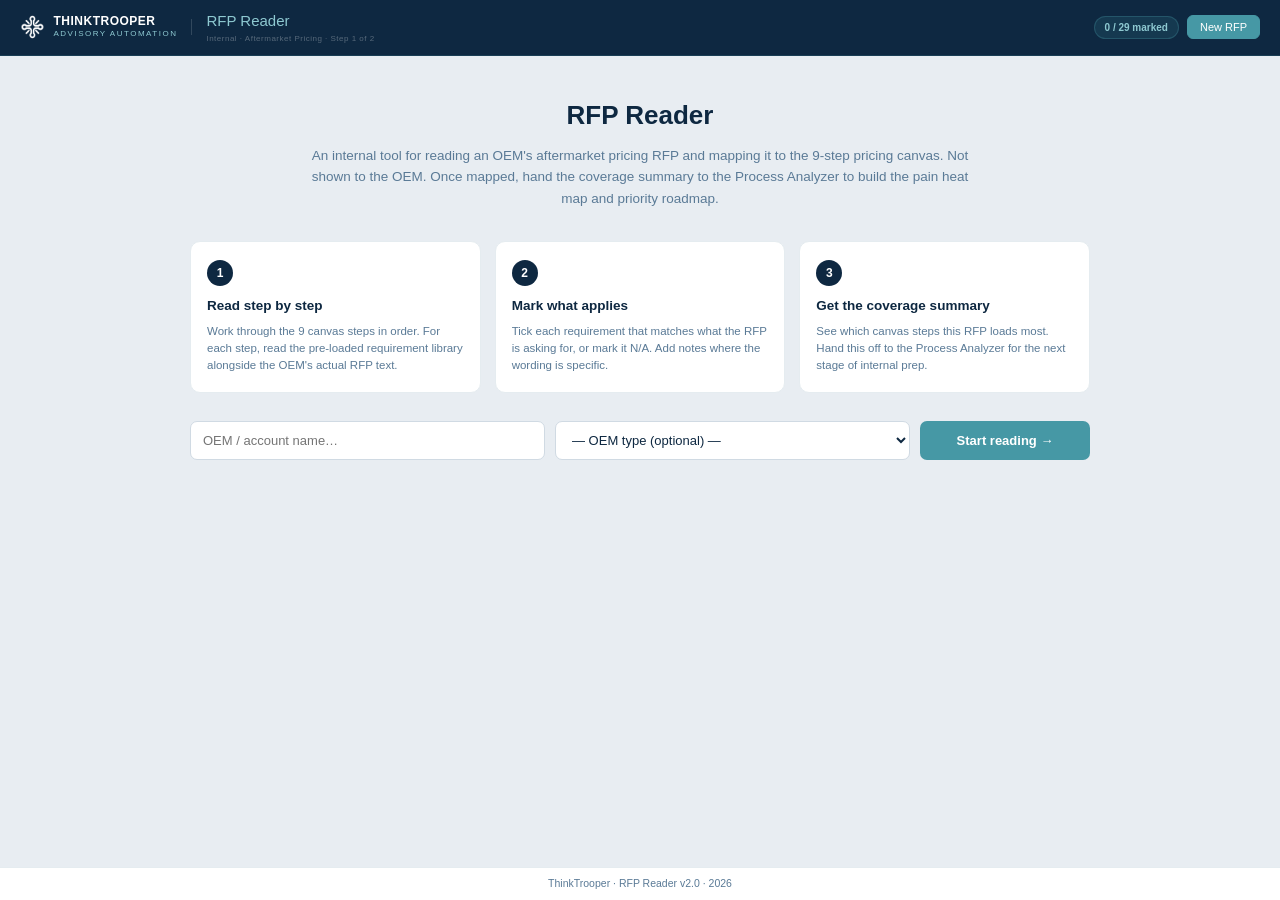
<file: AutomotiveAM_RFPReader_V0.2.0.html>
<!DOCTYPE html>
<html lang="en">
<head>
<meta charset="UTF-8">
<meta name="viewport" content="width=device-width, initial-scale=1.0">
<title>ThinkTrooper — RFP Reader</title>
<style>
:root{--navy:#0E2841;--navy2:#1a3a56;--teal:#4698A5;--tl:#d6edf0;--tm:#8ec9d1;--td:#2d7a88;--bg:#e8edf2;--fog:#f0f4f7;--bd:#d0dae3;--bdl:#e5ecf0;--tx:#0E2841;--mu:#5a7a96;--lm:#8fa8be;}
*{box-sizing:border-box;margin:0;padding:0;}
body{font-family:Arial,sans-serif;background:var(--bg);color:var(--tx);font-size:13px;line-height:1.5;display:flex;flex-direction:column;height:100vh;overflow:hidden;}
.nav{background:var(--navy);padding:10px 20px;display:flex;align-items:center;gap:14px;border-bottom:1px solid rgba(70,152,165,.2);flex-shrink:0;}
.nlogo{display:flex;align-items:center;gap:8px;}
.nimg{height:28px;width:auto;filter:brightness(0) invert(1);}
.nwm-a{font-size:12px;font-weight:700;color:#fff;letter-spacing:.5px;line-height:1.1;}
.nwm-b{font-size:8px;color:var(--tm);letter-spacing:1.5px;text-transform:uppercase;}
.ndiv{width:1px;height:16px;background:rgba(255,255,255,.15);}
.ntitle{font-size:15px;color:var(--tm);font-weight:300;}
.nsub{font-size:8px;color:rgba(255,255,255,.3);letter-spacing:.5px;}
.nright{margin-left:auto;display:flex;align-items:center;gap:8px;}
.npill{font-size:10px;font-weight:600;color:var(--tm);background:rgba(70,152,165,.15);border:1px solid rgba(70,152,165,.3);padding:3px 10px;border-radius:20px;}
.nbtn{font-family:Arial,sans-serif;font-size:11px;font-weight:500;padding:5px 12px;border-radius:6px;border:1px solid rgba(255,255,255,.18);background:transparent;color:rgba(255,255,255,.75);cursor:pointer;}
.nbtn:hover{background:rgba(255,255,255,.1);color:#fff;}
.nbtn.p{background:var(--teal);border-color:var(--teal);color:#fff;}
.app{display:flex;flex:1;min-height:0;}
.ttfoot{flex-shrink:0;text-align:center;color:var(--mu);font-size:10.5px;padding:8px 0;border-top:1px solid var(--bdl);background:#fff;}
.rfpw{flex:1;min-height:0;overflow-y:auto;padding:40px 32px 60px;background:var(--bg);}
.rfpw-wrap{max-width:900px;margin:0 auto;}
.rfpw-hero{text-align:center;margin-bottom:32px;}
.rfpw-hero h1{font-size:26px;font-weight:700;color:var(--navy);margin-bottom:10px;}
.rfpw-hero p{font-size:13.5px;color:var(--mu);max-width:680px;margin:0 auto;line-height:1.6;}
.rfpw-steps{display:grid;grid-template-columns:repeat(3,1fr);gap:14px;margin-bottom:28px;}
.rfpw-card{background:#fff;border:1.5px solid var(--bdl);border-radius:10px;padding:18px 16px;}
.rfpw-card-num{width:26px;height:26px;border-radius:50%;background:var(--navy);color:#fff;font-size:12px;font-weight:700;display:flex;align-items:center;justify-content:center;margin-bottom:10px;}
.rfpw-card h3{font-size:13.5px;font-weight:700;color:var(--navy);margin-bottom:6px;}
.rfpw-card p{font-size:11.5px;color:var(--mu);line-height:1.5;}
.rfpw-form{display:grid;grid-template-columns:1fr 1fr 170px;gap:10px;}
.rfpw-input,.rfpw-select{font-family:Arial,sans-serif;font-size:13px;padding:10px 12px;border:1.5px solid var(--bd);border-radius:7px;color:var(--tx);outline:none;background:#fff;}
.rfpw-input:focus,.rfpw-select:focus{border-color:var(--teal);}
.rfpw-start{background:var(--teal);border:none;color:#fff;font-family:Arial,sans-serif;font-size:13px;font-weight:600;border-radius:7px;cursor:pointer;padding:10px 0;transition:background .15s;}
.rfpw-start:hover{background:var(--td);}
@media(max-width:760px){.rfpw-steps{grid-template-columns:1fr;}.rfpw-form{grid-template-columns:1fr;}}
.sb{width:240px;background:var(--navy2);border-right:1px solid rgba(70,152,165,.12);display:flex;flex-direction:column;overflow-y:auto;flex-shrink:0;}
.mn{flex:1;overflow-y:auto;}
.sbh{padding:12px 14px 10px;border-bottom:1px solid rgba(255,255,255,.06);}
.sblbl{font-size:9px;font-weight:700;text-transform:uppercase;letter-spacing:.08em;color:rgba(255,255,255,.35);margin-bottom:5px;}
.sbin{width:100%;font-family:Arial,sans-serif;font-size:11px;padding:5px 8px;background:rgba(255,255,255,.08);border:1.5px solid rgba(255,255,255,.14);border-radius:6px;color:#fff;outline:none;}
.sbin::placeholder{color:rgba(255,255,255,.3);}
.sbin:focus{border-color:var(--tm);}
.sbsel{width:100%;font-family:Arial,sans-serif;font-size:11px;padding:5px 8px;background:rgba(255,255,255,.08);border:1.5px solid rgba(255,255,255,.14);border-radius:6px;color:#fff;outline:none;margin-top:6px;cursor:pointer;}
.sbsel option{background:var(--navy);}
.sbsteps{flex:1;padding:6px 0;}
.si{display:flex;align-items:center;gap:8px;padding:7px 14px;cursor:pointer;transition:background .12s;}
.si:hover{background:rgba(255,255,255,.05);}
.si.act{background:rgba(70,152,165,.18);border-right:3px solid var(--teal);}
.sinum{width:22px;height:22px;border-radius:50%;background:rgba(255,255,255,.1);color:rgba(255,255,255,.55);font-size:11px;font-weight:700;display:flex;align-items:center;justify-content:center;flex-shrink:0;}
.si.act .sinum{background:var(--teal);color:#fff;}
.sinm{font-size:11px;color:rgba(255,255,255,.75);font-weight:500;flex:1;line-height:1.3;}
.si.act .sinm{color:#fff;}
.simt{font-size:9px;color:rgba(255,255,255,.3);}
.sibg{font-size:9px;font-weight:700;padding:1px 7px;border-radius:10px;background:var(--teal);color:#fff;flex-shrink:0;}
.sibg.z{background:rgba(255,255,255,.1);color:rgba(255,255,255,.35);}
.sbft{padding:10px 14px;border-top:1px solid rgba(255,255,255,.06);}
.sbsumbtn{width:100%;margin-top:10px;font-family:Arial,sans-serif;font-size:11.5px;font-weight:600;padding:8px 0;border-radius:6px;border:1px solid rgba(70,152,165,.4);background:rgba(70,152,165,.15);color:var(--tm);cursor:pointer;transition:all .15s;}
.sbsumbtn:hover{background:var(--teal);color:#fff;border-color:var(--teal);}
.pbar{height:4px;background:rgba(255,255,255,.1);border-radius:2px;margin-top:4px;}
.pfill{height:4px;background:var(--teal);border-radius:2px;transition:width .3s;}
.plbl{font-size:9px;color:rgba(255,255,255,.38);display:flex;justify-content:space-between;margin-bottom:3px;}
.ca{padding:20px 24px;max-width:860px;margin:0 auto;}
.sh{background:var(--navy);border-radius:10px;padding:16px 20px;margin-bottom:14px;}
.sey{font-size:9px;font-weight:700;text-transform:uppercase;letter-spacing:.1em;color:var(--tm);margin-bottom:4px;}
.stit{font-size:18px;font-weight:400;color:#fff;margin-bottom:4px;}
.sdsc{font-size:11px;color:rgba(255,255,255,.5);line-height:1.55;max-width:640px;margin-bottom:8px;}
.stags{display:flex;gap:6px;flex-wrap:wrap;}
.stag{font-size:9px;font-weight:600;padding:2px 8px;border-radius:3px;background:rgba(70,152,165,.18);color:var(--tm);border:1px solid rgba(70,152,165,.25);}
.rsec{margin-bottom:16px;}
.rsectitle{font-size:10px;font-weight:700;text-transform:uppercase;letter-spacing:.07em;color:var(--mu);margin-bottom:8px;display:flex;align-items:center;gap:8px;}
.rsectitle::after{content:'';flex:1;height:1px;background:var(--bdl);}
.rc{background:#fff;border:1.5px solid var(--bdl);border-radius:9px;margin-bottom:7px;transition:border-color .12s;}
.rc:hover{border-color:var(--tm);}
.rc.ck{border-color:var(--teal);background:#f8fdfe;}
.rc.na{opacity:.45;}
.rct{display:flex;align-items:flex-start;gap:10px;padding:11px 13px;cursor:pointer;user-select:none;}
.rcb{width:18px;height:18px;border-radius:4px;border:2px solid var(--bd);display:flex;align-items:center;justify-content:center;flex-shrink:0;margin-top:1px;}
.rc.ck .rcb{background:var(--teal);border-color:var(--teal);}
.rcbck{display:none;color:#fff;font-size:11px;font-weight:900;}
.rc.ck .rcbck{display:block;}
.rm{flex:1;min-width:0;}
.ridr{display:flex;align-items:center;gap:6px;margin-bottom:3px;flex-wrap:wrap;}
.rid{font-size:9px;font-weight:700;color:var(--lm);letter-spacing:.05em;text-transform:uppercase;}
.rsrc{font-size:9px;font-weight:600;padding:1px 6px;border-radius:3px;background:var(--fog);color:var(--mu);}
.rctg{font-size:9px;font-weight:600;padding:1px 6px;border-radius:3px;}
.rtit{font-size:13px;font-weight:600;color:var(--tx);margin-bottom:3px;}
.rpln{font-size:11px;color:var(--mu);line-height:1.5;}
.ract{display:flex;align-items:center;gap:5px;margin-left:6px;flex-shrink:0;}
.rbtn{font-family:Arial,sans-serif;font-size:9px;font-weight:600;padding:2px 7px;border-radius:4px;border:1px solid var(--bd);background:#fff;color:var(--lm);cursor:pointer;}
.rbtn:hover{border-color:var(--mu);color:var(--mu);}
.rdt{border-top:1px solid var(--bdl);padding:12px 14px;background:var(--fog);display:none;}
.rdt.op{display:block;}
.dg{display:grid;grid-template-columns:1fr 1fr;gap:8px;}
.db{background:#fff;border:1px solid var(--bdl);border-radius:7px;padding:8px 10px;}
.dbl{font-size:9px;font-weight:700;text-transform:uppercase;letter-spacing:.07em;color:var(--lm);margin-bottom:4px;}
.dbt{font-size:11px;color:var(--tx);line-height:1.45;}
.dbc{font-size:11px;color:var(--td);font-weight:600;}
.df{grid-column:1/-1;}
.notei{width:100%;font-family:Arial,sans-serif;font-size:11px;padding:6px 8px;border:1.5px solid var(--bd);border-radius:6px;color:var(--tx);outline:none;resize:vertical;min-height:50px;margin-top:5px;}
.notei:focus{border-color:var(--teal);}
.snav{display:flex;justify-content:space-between;align-items:center;margin-top:20px;padding-top:14px;border-top:1px solid var(--bdl);}
.snb{font-family:Arial,sans-serif;font-size:12px;font-weight:600;padding:7px 16px;border-radius:7px;cursor:pointer;border:1.5px solid var(--bd);background:#fff;color:var(--navy);}
.snb:hover{border-color:var(--tm);}
.snb.p{background:var(--navy);border-color:var(--navy);color:#fff;}
.snb:disabled{opacity:.35;cursor:not-allowed;}
.smh{background:var(--navy);border-radius:10px;padding:20px 24px;margin-bottom:14px;color:#fff;}
.smtit{font-size:18px;font-weight:400;margin-bottom:4px;}
.smsub{font-size:11px;color:rgba(255,255,255,.45);}
.smst{display:grid;grid-template-columns:repeat(4,1fr);gap:8px;margin-top:12px;}
.ssc{background:rgba(255,255,255,.08);border:1px solid rgba(255,255,255,.1);border-radius:8px;padding:10px 12px;text-align:center;}
.ssn{font-size:22px;font-weight:800;color:#fff;line-height:1;}
.ssl{font-size:9px;color:rgba(255,255,255,.45);margin-top:2px;}
.smrows{display:flex;flex-direction:column;gap:7px;}
.smr{background:#fff;border:1.5px solid var(--bdl);border-radius:9px;padding:11px 16px;display:flex;align-items:center;gap:12px;}
.smrn{width:26px;height:26px;border-radius:50%;color:#fff;font-size:11px;font-weight:700;display:flex;align-items:center;justify-content:center;flex-shrink:0;}
.smrname{flex:1;font-size:12px;font-weight:600;color:var(--tx);}
.smrbar{width:100px;height:5px;background:var(--fog);border-radius:3px;}
.smrfill{height:5px;border-radius:3px;}
.smrcnt{font-size:12px;font-weight:700;color:var(--navy);white-space:nowrap;}
.smrpct{font-size:10px;color:var(--mu);white-space:nowrap;min-width:32px;text-align:right;}
.cvsec{background:#fff;border:1.5px solid var(--bdl);border-radius:10px;padding:16px 20px;margin-bottom:14px;}
.nextstep{display:flex;gap:12px;align-items:flex-start;background:var(--navy);border-radius:10px;padding:14px 18px;margin-bottom:14px;}
.nextstep-icon{font-size:18px;color:var(--tm);flex-shrink:0;line-height:1;margin-top:1px;}
.nextstep strong{color:#fff;display:block;margin-bottom:3px;font-size:12.5px;}
.nextstep div:last-child{font-size:12px;color:rgba(255,255,255,.7);line-height:1.55;}
.cvtit{font-size:14px;font-weight:700;color:var(--navy);margin-bottom:4px;}
.cvsub{font-size:11px;color:var(--mu);margin-bottom:12px;}
</style>
</head>
<body>
<div class="nav">
  <div class="nlogo">
    <img class="nimg" src="[data-uri]" alt="ThinkTrooper">
    <div><div class="nwm-a">THINKTROOPER</div><div class="nwm-b">Advisory Automation</div></div>
  </div>
  <div class="ndiv"></div>
  <div><div class="ntitle">RFP Reader</div><div class="nsub">Internal &middot; Aftermarket Pricing &middot; Step 1 of 2</div></div>
  <div class="nright">
    <span class="npill" id="npill">0 / 0 marked</span>
    <button class="nbtn p" id="btnNew">New RFP</button>
  </div>
</div>

<div class="rfpw" id="rfpWelcome">
  <div class="rfpw-wrap">
    <div class="rfpw-hero">
      <h1>RFP Reader</h1>
      <p>An internal tool for reading an OEM&apos;s aftermarket pricing RFP and mapping it to the 9-step pricing canvas. Not shown to the OEM. Once mapped, hand the coverage summary to the Process Analyzer to build the pain heat map and priority roadmap.</p>
    </div>
    <div class="rfpw-steps">
      <div class="rfpw-card">
        <div class="rfpw-card-num">1</div>
        <h3>Read step by step</h3>
        <p>Work through the 9 canvas steps in order. For each step, read the pre-loaded requirement library alongside the OEM&apos;s actual RFP text.</p>
      </div>
      <div class="rfpw-card">
        <div class="rfpw-card-num">2</div>
        <h3>Mark what applies</h3>
        <p>Tick each requirement that matches what the RFP is asking for, or mark it N/A. Add notes where the wording is specific.</p>
      </div>
      <div class="rfpw-card">
        <div class="rfpw-card-num">3</div>
        <h3>Get the coverage summary</h3>
        <p>See which canvas steps this RFP loads most. Hand this off to the Process Analyzer for the next stage of internal prep.</p>
      </div>
    </div>
    <div class="rfpw-form">
      <input type="text" class="rfpw-input" id="wEngIn" placeholder="OEM / account name&hellip;">
      <select class="rfpw-select" id="wArcSel">
        <option value="">&#8212; OEM type (optional) &#8212;</option>
        <option value="luxury">Luxury OEM</option>
        <option value="volume">Volume OEM</option>
        <option value="industrial">Industrial / CE</option>
        <option value="iam">IAM / Independent</option>
      </select>
      <button class="rfpw-start" id="wStartBtn">Start reading &rarr;</button>
    </div>
  </div>
</div>

<div class="app" id="rfpApp" style="display:none">
  <div class="sb">
    <div class="sbh">
      <div class="sblbl">Engagement</div>
      <input class="sbin" id="engIn" placeholder="Client / RFP name&hellip;">
      <div class="sblbl" style="margin-top:8px">OEM Type</div>
      <select class="sbsel" id="arcSel">
        <option value="">&#8212; Select archetype &#8212;</option>
        <option value="luxury">Luxury OEM</option>
        <option value="volume">Volume OEM</option>
        <option value="industrial">Industrial / CE</option>
        <option value="iam">IAM / Independent</option>
      </select>
    </div>
    <div class="sbsteps" id="sbsteps"></div>
    <div class="sbft">
      <div class="plbl"><span>Progress</span><span id="pPct">0%</span></div>
      <div class="pbar"><div class="pfill" id="pFill" style="width:0%"></div></div>
      <button class="sbsumbtn" id="btnSum">Coverage Summary &rarr;</button>
    </div>
  </div>
  <div class="mn" id="mn">
    <div class="ca" id="sv"></div>
    <div class="ca" id="sumv" style="display:none"></div>
  </div>
</div>

<div class="ttfoot">ThinkTrooper &middot; RFP Reader v2.0 &middot; 2026</div>
<script>
var CC={'Price Strategy':{bg:'#e8f0f8',tx:'#1a3a6e',bd:'#b8cde8'},'Price Setting':{bg:'#e8f3ee',tx:'#1a5a35',bd:'#b8dfc9'},'Price Steering':{bg:'#f0eaf8',tx:'#3d1a6e',bd:'#ccb8e8'},'Price Execution':{bg:'#fef3e2',tx:'#7a4000',bd:'#f0d090'},'Price Transactions':{bg:'#fce8e8',tx:'#6e1a1a',bd:'#e8b8b8'}};
var STEPS=[
{id:'s1',n:1,name:'Price Structure Definition',canvas:'Price Strategy',owner:'HQ',desc:'Segmentation, master-data hierarchy, reference price framework, approval governance.',reqs:[
{id:'R1a',src:'OEM RFP \u00b7 Ref 17',title:'Part category hierarchy',plain:'Establish commercially appropriate hierarchical categories for all part numbers (including historical parts) with consistent naming. Support category upload if not already in the OEM system.',ref:'C105 Master-data hierarchy gaps',cx:'Medium'},
{id:'R1b',src:'OEM RFP \u00b7 Ref 16',title:'Multi-dimensional pricing',plain:'Support different prices for the same part across market, model, programme, and channel dimensions simultaneously.',ref:'C101 Segmentation framework',cx:'High'},
{id:'R1c',src:'OEM RFP \u00b7 Ref 22/28/29',title:'Role-based permissions and approval governance',plain:'Tiered access levels per user. When a user lacks authority, automatically trigger an in-system approval loop. Separate admin roles from pricing roles.',ref:'C104 Governance + U14 Approval workflow',cx:'Medium'},
{id:'R1d',src:'Multiple OEM RFPs',title:'Segmentation and pricing rules framework',plain:'Group parts into families and clusters so pricing rules can be applied at scale by segment rather than part by part.',ref:'C101 Segmentation framework',cx:'Medium'}]},
{id:'s2',n:2,name:'Initial Price Creation',canvas:'Price Setting',owner:'HQ',desc:'New-part pricing, cost-plus / mark-up methods, bulk loads, replacements, bundles.',reqs:[
{id:'R2a',src:'OEM RFP \u00b7 Ref 9',title:'Bulk repricing at scale',plain:'Handle mass price changes across millions of price points without errors. Include a profit-impact preview and validation before activation.',ref:'C205 Bulk upload + U06',cx:'High'},
{id:'R2b',src:'OEM RFP \u00b7 Ref 10',title:'SKU search and handling at scale',plain:'Search and handle millions of individual SKUs without performance degradation. This is a standalone technical non-functional requirement.',ref:'Technology and Integration - Performance',cx:'High (NFR)'},
{id:'R2c',src:'OEM RFP \u00b7 Ref 20',title:'Part linkage - kits, supersessions, variants',plain:'Link related part numbers: parts within a kit, supersession chains, LH/RH variants, and replacement relationships. Price changes must propagate correctly.',ref:'C204 Supersession and linkage breaks',cx:'Medium'},
{id:'R2d',src:'Multiple OEM RFPs',title:'Method-specific pricing with corridor governance',plain:'Support multiple calculation methods (cost-plus, mark-up, fixed, value-based) per segment with configurable price corridors enforced automatically.',ref:'C107 + U05 Method-specific pricing',cx:'Medium'}]},
{id:'s3',n:3,name:'Central Price Adjustments',canvas:'Price Setting',owner:'HQ',desc:'Cost-triggered repricing, surcharges, tariffs, FX threshold recalculation, channel linkage.',reqs:[
{id:'R3a',src:'OEM RFP \u00b7 Ref 6/7',title:'Cost visibility - PIR, MAC, tariffs, freight',plain:'Surface Purchase Information Records and Moving Average Cost from SAP as live as possible. Tariffs and freight elements must also be visible to support pricing decisions.',ref:'C301 Cost-change triggers + C304 Surcharge handling',cx:'Medium'},
{id:'R3b',src:'OEM RFP \u00b7 Ref 23',title:'Surcharge handling - remanufacture return',plain:'Support surcharges against specific parts such as remanufacture-return incentives. All downstream pricing systems must handle the surcharge price correctly.',ref:'C304 + U13 Return-deposit pricing',cx:'Medium'},
{id:'R3c',src:'Multiple OEM RFPs',title:'FX threshold-triggered recalculation',plain:'Automatically recalculate affected market prices when FX rates move beyond a configurable threshold - without manual intervention.',ref:'C302 FX-rate exposure + U07 Central price adjustments',cx:'High'},
{id:'R3d',src:'OEM RFP \u00b7 Ref 15',title:'Cost and price change monitoring',plain:'Monitor cost and price changes over time by part, market, and category - surfacing where margins are drifting or action is needed.',ref:'C305 + U08 Central pricing and action reporting',cx:'Medium'}]},
{id:'s4',n:4,name:'HQ to Market Handover',canvas:'Price Steering',owner:'HQ',desc:'Releasing approved central prices to markets - controlled, transparent, with confirmed receipt.',reqs:[
{id:'R4a',src:'OEM RFP \u00b7 Ref 2',title:'No discrepancy across connected systems',plain:'No discrepancy between the pricing tool and downstream systems such as the ordering system and dealer DMS. The storage strategy across all systems must keep prices consistent through the full handover chain.',ref:'C404 Disconnected systems + C805 Validity-date sync',cx:'High'},
{id:'R4b',src:'Multiple OEM RFPs',title:'Separation of approval, communication, and activation dates',plain:'The system must cleanly separate when a price is approved, when it is communicated to markets, and when it activates in operational systems. These are three distinct dates - conflating them is a common failure mode.',ref:'C803 Timing entangled + U09 HQ to Market handover',cx:'Medium'}]},
{id:'s5',n:5,name:'Market Price Derivation',canvas:'Price Steering',owner:'Markets',desc:'Local retail and dealer-net derivation from central prices, applying FX, markups, corridors, and local rules.',reqs:[
{id:'R5a',src:'OEM RFP \u00b7 Ref 1/3',title:'Independent retail and wholesale calculation',plain:'Retail and wholesale prices must be calculated independently. Some OEMs derive wholesale from retail rather than the reverse - this dependency must be configurable.',ref:'U01 Pricing methods + U11 Dealer-net derivation',cx:'Medium'},
{id:'R5b',src:'OEM RFP \u00b7 Ref 11',title:'Rule-based pricing with margin restrictions',plain:'Enforce rule-based pricing: min/max rules, margin floors, and margin restrictions. Prices that would breach these rules must be flagged or blocked before activation.',ref:'C503 Corridors + C603 Margin floor + U01',cx:'Medium'},
{id:'R5c',src:'OEM RFP \u00b7 Ref 4',title:'Automatic rounding and psychological pricing',plain:'Automatically apply rounding rules to final prices, for example converting 19.88 to 19.99. Multiple rounding rule sets must be configurable per market or segment.',ref:'C106 Rounding inconsistency + U02 Central rounding rules',cx:'Low'},
{id:'R5d',src:'Multiple OEM RFPs',title:'Price waterfall with scoring and corridor logic',plain:'Market price derivation must follow a defined waterfall from European list price through country list price, dealer net, to customer price - with margin scoring, competitive corridor checks, and FX application at each stage.',ref:'U11 Market price derivation + C501 to C506',cx:'High'}]},
{id:'s6',n:6,name:'Market Price Changes',canvas:'Price Execution',owner:'Markets',desc:'Targeted local adjustments, differentiated increases, simulation toward targets, approval workflows.',reqs:[
{id:'R6a',src:'OEM RFP \u00b7 Ref 15',title:'Price performance monitoring and alerting',plain:'Alert users to pricing events: a margin has dropped below acceptable levels, a price has been manually overridden and not reverted, or performance is drifting from target.',ref:'C606 Weak local performance analysis + C605 No target-seeking simulation',cx:'Medium'},
{id:'R6b',src:'Multiple OEM RFPs',title:'Simulation and scenario management',plain:'Users must simulate price changes - iterating toward a margin or revenue target - without committing them. Named scenarios must be saveable and shareable. Approval timing must be separable from activation timing.',ref:'C605 No target-seeking simulation + U15 Simulate and conduct general increase',cx:'High'},
{id:'R6c',src:'OEM RFP \u00b7 Ref 14',title:'Notes, comments, and team coordination flags',plain:'Users must attach notes, comments, and coordination flags to price records and changes so the team can track reasoning without going to email.',ref:'UX feature - not currently in canvas',cx:'Low'}]},
{id:'s7',n:7,name:'Campaigns and Special Prices',canvas:'Price Execution',owner:'Markets',desc:'Promotional prices, key-account specials, distributor lists, dealer bonuses, agreements.',reqs:[
{id:'R7a',src:'Multiple OEM RFPs',title:'Campaign pricing with margin floor and auto-revert',plain:'Temporary promotional prices must have a defined validity window, minimum-margin check before activation, and automatic reversion when the campaign ends. No manual cleanup required.',ref:'C701 Campaign pricing uncontrolled + U16 Campaign and promotion pricing',cx:'Medium'},
{id:'R7b',src:'Multiple OEM RFPs',title:'Special prices for distributors, importers, key accounts',plain:'Capture and maintain distributor, importer, and key-account price lists with eligibility control. Requests must be governed, time-bound, and validated against margin floors.',ref:'C702 Special and regional price requests + U17',cx:'Medium'}]},
{id:'s8',n:8,name:'Price Publication and Distribution',canvas:'Price Transactions',owner:'HQ + Markets',desc:'Publishing approved prices to ERP, logistics, invoicing - with timing, receipt confirmation, consistency.',reqs:[
{id:'R8a',src:'OEM RFP \u00b7 Ref 1/2',title:'Multi-system price consistency and distribution',plain:'Reliably publish approved prices to all consuming systems - ERP, ordering, logistics, DMS - with validated timing. Confirm receipt. Surface cross-market price differences and validity mismatches.',ref:'C801 Publication fragile + C805 Cross-market differences + U18',cx:'High'},
{id:'R8b',src:'OEM RFP \u00b7 Ref 24/25',title:'Internal price lists and Warranty Charge Back',plain:'Generate and distribute internal price lists by rule, including Warranty Charge Back values and internal regional-account prices. These are distinct from the retail and wholesale distribution chain.',ref:'U18 Publication + U19 Market price distribution',cx:'Medium'},
{id:'R8c',src:'Multiple OEM RFPs',title:'Distribution timing separated from approval and activation',plain:'Approval date, communication date to markets, and system activation date must be three separately controllable dates. Distributing too early or activating unannounced are recurring failure modes.',ref:'C803 Timing and communication entangled',cx:'Medium'}]},
{id:'s9',n:9,name:'Audit, History and Compliance',canvas:'Price Transactions',owner:'HQ + Markets',desc:'Full traceability of every price change - who, what, when, why - with long-term retention.',reqs:[
{id:'R9a',src:'OEM RFP \u00b7 Ref 27',title:'Full audit trail and change logging',plain:'Every price change, approval, and manual action must be fully logged with a unique reference, timestamp, user, and rationale. This requirement appears in every automotive aftermarket RFP.',ref:'U20 Audit trail - recurs in every RFP',cx:'Medium'},
{id:'R9b',src:'Multiple OEM RFPs',title:'End-to-end traceability to rule and cost',plain:'A price point must be traceable all the way back to the rule, driver, cost element, and approval that produced it. The question how did we arrive at this price must be answerable from the system.',ref:'C902 No end-to-end traceability',cx:'High'},
{id:'R9c',src:'Multiple OEM RFPs',title:'Retention, deletion, and data-subject compliance',plain:'Data retention periods, often 10 to 15 years in automotive, and deletion obligations including GDPR data-subject requests must be enforced systematically rather than managed manually.',ref:'C904 Retention and deletion not enforced',cx:'Medium'}]}
];
// STATE - in memory only, no localStorage
var S={step:'s1',view:'steps',reqs:{}};
function rs(id){if(!S.reqs[id])S.reqs[id]={ck:false,na:false,note:'',ex:false};return S.reqs[id];}
function nCk(sid){return STEPS.find(function(s){return s.id===sid;}).reqs.filter(function(r){return rs(r.id).ck;}).length;}
function tCk(){return STEPS.reduce(function(a,s){return a+nCk(s.id);},0);}
function tRq(){return STEPS.reduce(function(a,s){return a+s.reqs.filter(function(r){return!rs(r.id).na;}).length;},0);}
function renderSB(){
  var html='';
  STEPS.forEach(function(s){
    var c=nCk(s.id),t=s.reqs.length,act=s.id===S.step&&S.view==='steps';
    html+='<div class="si'+(act?' act':'')+'" data-sid="'+s.id+'"><div class="sinum">'+s.n+'</div><div style="flex:1;min-width:0"><div class="sinm">'+s.name+'</div><div class="simt">'+s.canvas+'</div></div><div class="sibg'+(c===0?' z':'')+'">'+c+'/'+t+'</div></div>';
  });
  document.getElementById('sbsteps').innerHTML=html;
  document.querySelectorAll('.si').forEach(function(el){el.addEventListener('click',function(){goStep(el.getAttribute('data-sid'));});});
  var pct=tRq()>0?Math.round(tCk()/tRq()*100):0;
  document.getElementById('pPct').textContent=pct+'%';
  document.getElementById('pFill').style.width=pct+'%';
  document.getElementById('npill').textContent=tCk()+' / '+tRq()+' marked';
}
function renderStep(sid){
  var step=STEPS.find(function(s){return s.id===sid;});
  if(!step)return;
  var c=CC[step.canvas]||{};
  var idx=STEPS.findIndex(function(s){return s.id===sid;});
  var rh='';
  step.reqs.forEach(function(r){
    var st=rs(r.id);
    rh+='<div class="rc'+(st.ck?' ck':'')+(st.na?' na':'')+'" id="rc-'+r.id+'">';
    rh+='<div class="rct" data-rid="'+r.id+'">';
    rh+='<div class="rcb"><span class="rcbck">&#10003;</span></div>';
    rh+='<div class="rm"><div class="ridr"><span class="rid">'+r.id+'</span><span class="rsrc">'+r.src+'</span>';
    rh+='<span class="rctg" style="background:'+c.bg+';color:'+c.tx+';border:1px solid '+c.bd+'">'+step.canvas+'</span></div>';
    rh+='<div class="rtit">'+r.title+'</div><div class="rpln">'+r.plain+'</div></div>';
    rh+='<div class="ract"><button class="rbtn" data-rid="'+r.id+'" data-act="na">'+(st.na?'Restore':'N/A')+'</button>';
    rh+='<button class="rbtn" data-rid="'+r.id+'" data-act="ex">'+(st.ex?'&#9650; Less':'&#9660; Detail')+'</button></div>';
    rh+='</div>';
    rh+='<div class="rdt'+(st.ex?' op':'')+'" id="dt-'+r.id+'">';
    rh+='<div class="dg">';
    rh+='<div class="db"><div class="dbl">Canvas step</div><div class="dbc">Step '+step.n+' &mdash; '+step.name+'</div></div>';
    rh+='<div class="db"><div class="dbl">Canvas reference</div><div class="dbt">'+r.ref+'</div></div>';
    rh+='<div class="db"><div class="dbl">Complexity</div><div class="dbt">'+r.cx+'</div></div>';
    rh+='<div class="db"><div class="dbl">Source</div><div class="dbt">'+r.src+'</div></div>';
    rh+='<div class="db df"><div class="dbl">Notes for this RFP</div>';
    rh+='<textarea class="notei" data-rid="'+r.id+'" placeholder="Add specific wording or context from your RFP here&hellip;">'+escHtml(st.note||'')+'</textarea></div>';
    rh+='</div></div></div>';
  });
  var nav='<button class="snb" id="prevBtn"'+(idx===0?' disabled':'')+'>&#8592; Previous</button>';
  nav+='<span style="font-size:11px;color:var(--mu)">'+nCk(step.id)+' of '+step.reqs.length+' marked</span>';
  if(idx<STEPS.length-1){nav+='<button class="snb p" id="nextBtn" data-next="'+STEPS[idx+1].id+'">Next &#8594;</button>';}
  else{nav+='<button class="snb p" id="sumBtn2">Coverage summary &#8594;</button>';}
  document.getElementById('sv').innerHTML=
    '<div class="sh"><div class="sey">Step '+step.n+' of 9 &middot; '+step.canvas+'</div><div class="stit">'+step.name+'</div><div class="sdsc">'+step.desc+'</div><div class="stags"><span class="stag">Owner: '+step.owner+'</span><span class="stag">'+step.reqs.length+' requirements</span><span class="stag">'+nCk(step.id)+' in scope</span></div></div>'+
    '<div class="rsec"><div class="rsectitle">Requirements for this step</div>'+rh+'</div>'+
    '<div class="snav">'+nav+'</div>';
  // Wire events
  document.querySelectorAll('.rct').forEach(function(el){
    el.addEventListener('click',function(e){
      var btn=e.target.closest('[data-act]');
      if(btn){e.stopPropagation();var rid=btn.getAttribute('data-rid'),act=btn.getAttribute('data-act');if(act==='na'){toggleNA(rid);}else if(act==='ex'){toggleEx(rid);}return;}
      toggleCk(el.getAttribute('data-rid'));
    });
  });
  document.querySelectorAll('.notei').forEach(function(el){
    el.addEventListener('input',function(){rs(el.getAttribute('data-rid')).note=el.value;});
    el.addEventListener('click',function(e){e.stopPropagation();});
  });
  var pb=document.getElementById('prevBtn');if(pb)pb.addEventListener('click',function(){goStep(STEPS[idx-1].id);});
  var nb=document.getElementById('nextBtn');if(nb)nb.addEventListener('click',function(){goStep(nb.getAttribute('data-next'));});
  var sb2=document.getElementById('sumBtn2');if(sb2)sb2.addEventListener('click',showSum);
}
function escHtml(s){return s.replace(/&/g,'&amp;').replace(/</g,'&lt;').replace(/>/g,'&gt;').replace(/"/g,'&quot;');}
function toggleCk(id){var st=rs(id);if(!st.na)st.ck=!st.ck;refresh();}
function toggleNA(id){var st=rs(id);st.na=!st.na;if(st.na)st.ck=false;refresh();}
function toggleEx(id){var st=rs(id);st.ex=!st.ex;refresh();}
function goStep(sid){if(!sid)return;S.step=sid;S.view='steps';document.getElementById('sv').style.display='';document.getElementById('sumv').style.display='none';document.getElementById('mn').scrollTop=0;refresh();}
function showSum(){
  S.view='summary';
  document.getElementById('sv').style.display='none';
  document.getElementById('sumv').style.display='';
  var eng=document.getElementById('engIn').value||'Unnamed RFP';
  var arcEl=document.getElementById('arcSel');var arc=arcEl.options[arcEl.selectedIndex]?arcEl.options[arcEl.selectedIndex].text:'&mdash;';
  var total=STEPS.reduce(function(a,s){return a+s.reqs.length;},0);
  var ck=tCk(),ap=tRq(),na=total-ap;
  var rows='';
  STEPS.forEach(function(s){
    var cv=nCk(s.id),t=s.reqs.filter(function(r){return!rs(r.id).na;}).length;
    var pct=t>0?Math.round(cv/t*100):0;
    var col=CC[s.canvas]||{};
    rows+='<div class="smr"><div class="smrn" style="background:'+col.tx+';">'+s.n+'</div><div class="smrname">'+s.name+' <span style="font-size:10px;font-weight:400;color:var(--mu)">'+s.canvas+'</span></div><div class="smrbar"><div class="smrfill" style="width:'+pct+'%;background:'+col.tx+'"></div></div><div class="smrcnt">'+cv+'/'+t+'</div><div class="smrpct">'+pct+'%</div></div>';
  });
  document.getElementById('sumv').innerHTML=
    '<div class="smh"><div style="font-size:9px;font-weight:700;text-transform:uppercase;letter-spacing:.1em;color:var(--tm);margin-bottom:4px">Coverage Summary</div><div class="smtit">'+eng+'</div><div class="smsub">'+arc+' &middot; 9-step Aftermarket Pricing Canvas</div><div class="smst"><div class="ssc"><div class="ssn">'+ck+'</div><div class="ssl">In scope</div></div><div class="ssc"><div class="ssn">'+ap+'</div><div class="ssl">Applicable</div></div><div class="ssc"><div class="ssn">'+na+'</div><div class="ssl">Marked N/A</div></div><div class="ssc"><div class="ssn">'+(ap>0?Math.round(ck/ap*100):0)+'%</div><div class="ssl">Mapped</div></div></div></div>'+
    '<div class="cvsec"><div class="cvtit">Step-by-step coverage</div><div class="cvsub">Requirements marked in scope for this RFP, per canvas step</div><div class="smrows">'+rows+'</div></div>'+
    '<div class="nextstep"><div class="nextstep-icon">&#8594;</div><div><strong>Next: bring this into the Process Analyzer.</strong> Open the ThinkTrooper RFP &amp; Pricing Process Analyzer, enter the same OEM/account name, and use this mapping to know which of the 9 canvas steps to focus on first. That tool builds the pain heat map and priority roadmap for your internal RFP-response prep &mdash; it is not shown to the OEM either.</div></div>'+
    '<div style="display:flex;gap:8px;margin-top:4px"><button class="snb" id="backBtn">&#8592; Back to requirements</button><button class="snb p" onclick="window.print()">Print / Save PDF</button></div>';
  document.getElementById('backBtn').addEventListener('click',function(){goStep(S.step);});
  renderSB();
}
function refresh(){renderSB();if(S.view==='steps')renderStep(S.step);}
document.getElementById('btnSum').addEventListener('click',showSum);
document.getElementById('wStartBtn').addEventListener('click',function(){
  document.getElementById('engIn').value=document.getElementById('wEngIn').value;
  document.getElementById('arcSel').value=document.getElementById('wArcSel').value;
  document.getElementById('rfpWelcome').style.display='none';
  document.getElementById('rfpApp').style.display='';
  goStep('s1');
});
document.getElementById('wEngIn').addEventListener('keydown',function(e){if(e.key==='Enter')document.getElementById('wStartBtn').click();});
document.getElementById('btnNew').addEventListener('click',function(){
  if(!confirm('Clear all selections and start a new RFP?'))return;
  Object.keys(S.reqs).forEach(function(k){delete S.reqs[k];});
  document.getElementById('engIn').value='';document.getElementById('arcSel').value='';
  document.getElementById('wEngIn').value='';document.getElementById('wArcSel').value='';
  S.step='s1';S.view='steps';
  document.getElementById('sv').style.display='';document.getElementById('sumv').style.display='none';
  document.getElementById('rfpApp').style.display='none';
  document.getElementById('rfpWelcome').style.display='';
  refresh();
});
refresh();
</script>
</body>
</html>
</file>
<file: src/css/tokens.css>
/* Design tokens, reset and page shell typography */

:root {
  --navy: #0E2841;
  --navy2:#1a3a56;
  --teal: #4698A5;
  --tl: #d6edf0;
  --tm: #8ec9d1;
  --td: #2d7a88;
  --bg: #e8edf2;
  --fog: #f0f4f7;
  --bd: #d0dae3;
  --bdl: #e5ecf0;
  --tx: #0E2841;
  --mu: #5a7a96;
  --lm: #8fa8be;
}

* {
  box-sizing: border-box;
  margin: 0;
  padding: 0;
}

body {
  font-family: Arial,sans-serif;
  background: var(--bg);
  color: var(--tx);
  font-size: 13px;
  line-height: 1.5;
  display: flex;
  flex-direction: column;
  height: 100vh;
  overflow: hidden;
}
</file>
<file: src/css/shell.css>
/* Top navigation bar, app frame and footer */

.nav {
  background: var(--navy);
  padding: 10px 20px;
  display: flex;
  align-items: center;
  gap: 14px;
  border-bottom: 1px solid rgba(70,152,165,.2);
  flex-shrink: 0;
}

.nlogo {
  display: flex;
  align-items: center;
  gap: 8px;
}

/* Sized box; the image itself comes from the shared .rp-logo rule, which is
   loaded later -- hence the extra specificity here. */
.nlogo .nimg {
  height: 28px;
  width: 26px;
}

.nwm-a {
  font-size: 12px;
  font-weight: 700;
  color: #fff;
  letter-spacing: .5px;
  line-height: 1.1;
}

.nwm-b {
  font-size: 8px;
  color: var(--tm);
  letter-spacing: 1.5px;
  text-transform: uppercase;
}

.ndiv {
  width: 1px;
  height: 16px;
  background: rgba(255,255,255,.15);
}

.ntitle {
  font-size: 15px;
  color: var(--tm);
  font-weight: 300;
}

.nsub {
  font-size: 8px;
  color: rgba(255,255,255,.3);
  letter-spacing: .5px;
}

.nright {
  margin-left: auto;
  display: flex;
  align-items: center;
  gap: 8px;
}

.npill {
  font-size: 10px;
  font-weight: 600;
  color: var(--tm);
  background: rgba(70,152,165,.15);
  border: 1px solid rgba(70,152,165,.3);
  padding: 3px 10px;
  border-radius: 20px;
}

.nbtn {
  font-family: Arial,sans-serif;
  font-size: 11px;
  font-weight: 500;
  padding: 5px 12px;
  border-radius: 6px;
  border: 1px solid rgba(255,255,255,.18);
  background: transparent;
  color: rgba(255,255,255,.75);
  cursor: pointer;
}

.nbtn:hover {
  background: rgba(255,255,255,.1);
  color: #fff;
}

.nbtn.p {
  background: var(--teal);
  border-color: var(--teal);
  color: #fff;
}

.app {
  display: flex;
  flex: 1;
  min-height: 0;
}

.ttfoot {
  flex-shrink: 0;
  text-align: center;
  color: var(--mu);
  font-size: 10.5px;
  padding: 8px 0;
  border-top: 1px solid var(--bdl);
  background: #fff;
}
</file>
<file: src/css/welcome.css>
/* Welcome / start screen */

.rfpw {
  flex: 1;
  min-height: 0;
  overflow-y: auto;
  padding: 40px 32px 60px;
  background: var(--bg);
}

.rfpw-wrap {
  max-width: 900px;
  margin: 0 auto;
}

.rfpw-hero {
  text-align: center;
  margin-bottom: 32px;
}

.rfpw-hero h1 {
  font-size: 26px;
  font-weight: 700;
  color: var(--navy);
  margin-bottom: 10px;
}

.rfpw-hero p {
  font-size: 13.5px;
  color: var(--mu);
  max-width: 680px;
  margin: 0 auto;
  line-height: 1.6;
}

.rfpw-steps {
  display: grid;
  grid-template-columns: repeat(3,1fr);
  gap: 14px;
  margin-bottom: 28px;
}

.rfpw-card {
  background: #fff;
  border: 1.5px solid var(--bdl);
  border-radius: 10px;
  padding: 18px 16px;
}

.rfpw-card-num {
  width: 26px;
  height: 26px;
  border-radius: 50%;
  background: var(--navy);
  color: #fff;
  font-size: 12px;
  font-weight: 700;
  display: flex;
  align-items: center;
  justify-content: center;
  margin-bottom: 10px;
}

.rfpw-card h3 {
  font-size: 13.5px;
  font-weight: 700;
  color: var(--navy);
  margin-bottom: 6px;
}

.rfpw-card p {
  font-size: 11.5px;
  color: var(--mu);
  line-height: 1.5;
}

.rfpw-form {
  display: grid;
  grid-template-columns: 1fr 1fr 170px;
  gap: 10px;
}

.rfpw-input,.rfpw-select {
  font-family: Arial,sans-serif;
  font-size: 13px;
  padding: 10px 12px;
  border: 1.5px solid var(--bd);
  border-radius: 7px;
  color: var(--tx);
  outline: none;
  background: #fff;
}

.rfpw-input:focus,.rfpw-select:focus {
  border-color: var(--teal);
}

.rfpw-start {
  background: var(--teal);
  border: none;
  color: #fff;
  font-family: Arial,sans-serif;
  font-size: 13px;
  font-weight: 600;
  border-radius: 7px;
  cursor: pointer;
  padding: 10px 0;
  transition: background .15s;
}

.rfpw-start:hover {
  background: var(--td);
}

@media(max-width:760px) {
  .rfpw-steps {
    grid-template-columns: 1fr;
  }
  .rfpw-form {
    grid-template-columns: 1fr;
  }
}
</file>
<file: src/css/sidebar.css>
/* Left sidebar: engagement fields, step list, progress */

.sb {
  width: 240px;
  background: var(--navy2);
  border-right: 1px solid rgba(70,152,165,.12);
  display: flex;
  flex-direction: column;
  overflow-y: auto;
  flex-shrink: 0;
}

.mn {
  flex: 1;
  overflow-y: auto;
}

.sbh {
  padding: 12px 14px 10px;
  border-bottom: 1px solid rgba(255,255,255,.06);
}

.sblbl {
  font-size: 9px;
  font-weight: 700;
  text-transform: uppercase;
  letter-spacing: .08em;
  color: rgba(255,255,255,.35);
  margin-bottom: 5px;
}

.sbin {
  width: 100%;
  font-family: Arial,sans-serif;
  font-size: 11px;
  padding: 5px 8px;
  background: rgba(255,255,255,.08);
  border: 1.5px solid rgba(255,255,255,.14);
  border-radius: 6px;
  color: #fff;
  outline: none;
}

.sbin::placeholder {
  color: rgba(255,255,255,.3);
}

.sbin:focus {
  border-color: var(--tm);
}

.sbsel {
  width: 100%;
  font-family: Arial,sans-serif;
  font-size: 11px;
  padding: 5px 8px;
  background: rgba(255,255,255,.08);
  border: 1.5px solid rgba(255,255,255,.14);
  border-radius: 6px;
  color: #fff;
  outline: none;
  margin-top: 6px;
  cursor: pointer;
}

.sbsel option {
  background: var(--navy);
}

.sbsteps {
  flex: 1;
  padding: 6px 0;
}

.si {
  display: flex;
  align-items: center;
  gap: 8px;
  padding: 7px 14px;
  cursor: pointer;
  transition: background .12s;
}

.si:hover {
  background: rgba(255,255,255,.05);
}

.si.act {
  background: rgba(70,152,165,.18);
  border-right: 3px solid var(--teal);
}

.sinum {
  width: 22px;
  height: 22px;
  border-radius: 50%;
  background: rgba(255,255,255,.1);
  color: rgba(255,255,255,.55);
  font-size: 11px;
  font-weight: 700;
  display: flex;
  align-items: center;
  justify-content: center;
  flex-shrink: 0;
}

.si.act .sinum {
  background: var(--teal);
  color: #fff;
}

.sinm {
  font-size: 11px;
  color: rgba(255,255,255,.75);
  font-weight: 500;
  flex: 1;
  line-height: 1.3;
}

.si.act .sinm {
  color: #fff;
}

.simt {
  font-size: 9px;
  color: rgba(255,255,255,.3);
}

.sibg {
  font-size: 9px;
  font-weight: 700;
  padding: 1px 7px;
  border-radius: 10px;
  background: var(--teal);
  color: #fff;
  flex-shrink: 0;
}

.sibg.z {
  background: rgba(255,255,255,.1);
  color: rgba(255,255,255,.35);
}

.sbft {
  padding: 10px 14px;
  border-top: 1px solid rgba(255,255,255,.06);
}

.sbsumbtn {
  width: 100%;
  margin-top: 10px;
  font-family: Arial,sans-serif;
  font-size: 11.5px;
  font-weight: 600;
  padding: 8px 0;
  border-radius: 6px;
  border: 1px solid rgba(70,152,165,.4);
  background: rgba(70,152,165,.15);
  color: var(--tm);
  cursor: pointer;
  transition: all .15s;
}

.sbsumbtn:hover {
  background: var(--teal);
  color: #fff;
  border-color: var(--teal);
}

.pbar {
  height: 4px;
  background: rgba(255,255,255,.1);
  border-radius: 2px;
  margin-top: 4px;
}

.pfill {
  height: 4px;
  background: var(--teal);
  border-radius: 2px;
  transition: width .3s;
}

.plbl {
  font-size: 9px;
  color: rgba(255,255,255,.38);
  display: flex;
  justify-content: space-between;
  margin-bottom: 3px;
}
</file>
<file: src/css/step.css>
/* Step view: header, requirement cards, detail panel, nav */

.ca {
  padding: 20px 24px;
  max-width: 860px;
  margin: 0 auto;
}

.sh {
  background: var(--navy);
  border-radius: 10px;
  padding: 16px 20px;
  margin-bottom: 14px;
}

.sey {
  font-size: 9px;
  font-weight: 700;
  text-transform: uppercase;
  letter-spacing: .1em;
  color: var(--tm);
  margin-bottom: 4px;
}

.stit {
  font-size: 18px;
  font-weight: 400;
  color: #fff;
  margin-bottom: 4px;
}

.sdsc {
  font-size: 11px;
  color: rgba(255,255,255,.5);
  line-height: 1.55;
  max-width: 640px;
  margin-bottom: 8px;
}

.stags {
  display: flex;
  gap: 6px;
  flex-wrap: wrap;
}

.stag {
  font-size: 9px;
  font-weight: 600;
  padding: 2px 8px;
  border-radius: 3px;
  background: rgba(70,152,165,.18);
  color: var(--tm);
  border: 1px solid rgba(70,152,165,.25);
}

.rsec {
  margin-bottom: 16px;
}

.rsectitle {
  font-size: 10px;
  font-weight: 700;
  text-transform: uppercase;
  letter-spacing: .07em;
  color: var(--mu);
  margin-bottom: 8px;
  display: flex;
  align-items: center;
  gap: 8px;
}

.rsectitle::after {
  content: '';
  flex: 1;
  height: 1px;
  background: var(--bdl);
}

.rc {
  background: #fff;
  border: 1.5px solid var(--bdl);
  border-radius: 9px;
  margin-bottom: 7px;
  transition: border-color .12s;
}

.rc:hover {
  border-color: var(--tm);
}

.rc.ck {
  border-color: var(--teal);
  background: #f8fdfe;
}

.rc.na {
  opacity: .45;
}

.rct {
  display: flex;
  align-items: flex-start;
  gap: 10px;
  padding: 11px 13px;
  cursor: pointer;
  user-select: none;
}

.rcb {
  width: 18px;
  height: 18px;
  border-radius: 4px;
  border: 2px solid var(--bd);
  display: flex;
  align-items: center;
  justify-content: center;
  flex-shrink: 0;
  margin-top: 1px;
}

.rc.ck .rcb {
  background: var(--teal);
  border-color: var(--teal);
}

.rcbck {
  display: none;
  color: #fff;
  font-size: 11px;
  font-weight: 900;
}

.rc.ck .rcbck {
  display: block;
}

.rm {
  flex: 1;
  min-width: 0;
}

.ridr {
  display: flex;
  align-items: center;
  gap: 6px;
  margin-bottom: 3px;
  flex-wrap: wrap;
}

.rid {
  font-size: 9px;
  font-weight: 700;
  color: var(--lm);
  letter-spacing: .05em;
  text-transform: uppercase;
}

.rsrc {
  font-size: 9px;
  font-weight: 600;
  padding: 1px 6px;
  border-radius: 3px;
  background: var(--fog);
  color: var(--mu);
}

.rctg {
  font-size: 9px;
  font-weight: 600;
  padding: 1px 6px;
  border-radius: 3px;
}

.rtit {
  font-size: 13px;
  font-weight: 600;
  color: var(--tx);
  margin-bottom: 3px;
}

.rpln {
  font-size: 11px;
  color: var(--mu);
  line-height: 1.5;
}

.ract {
  display: flex;
  align-items: center;
  gap: 5px;
  margin-left: 6px;
  flex-shrink: 0;
}

.rbtn {
  font-family: Arial,sans-serif;
  font-size: 9px;
  font-weight: 600;
  padding: 2px 7px;
  border-radius: 4px;
  border: 1px solid var(--bd);
  background: #fff;
  color: var(--lm);
  cursor: pointer;
}

.rbtn:hover {
  border-color: var(--mu);
  color: var(--mu);
}

.rdt {
  border-top: 1px solid var(--bdl);
  padding: 12px 14px;
  background: var(--fog);
  display: none;
}

.rdt.op {
  display: block;
}

.dg {
  display: grid;
  grid-template-columns: 1fr 1fr;
  gap: 8px;
}

.db {
  background: #fff;
  border: 1px solid var(--bdl);
  border-radius: 7px;
  padding: 8px 10px;
}

.dbl {
  font-size: 9px;
  font-weight: 700;
  text-transform: uppercase;
  letter-spacing: .07em;
  color: var(--lm);
  margin-bottom: 4px;
}

.dbt {
  font-size: 11px;
  color: var(--tx);
  line-height: 1.45;
}

.dbc {
  font-size: 11px;
  color: var(--td);
  font-weight: 600;
}

.df {
  grid-column: 1/-1;
}

.notei {
  width: 100%;
  font-family: Arial,sans-serif;
  font-size: 11px;
  padding: 6px 8px;
  border: 1.5px solid var(--bd);
  border-radius: 6px;
  color: var(--tx);
  outline: none;
  resize: vertical;
  min-height: 50px;
  margin-top: 5px;
}

.notei:focus {
  border-color: var(--teal);
}

.snav {
  display: flex;
  justify-content: space-between;
  align-items: center;
  margin-top: 20px;
  padding-top: 14px;
  border-top: 1px solid var(--bdl);
}

.snb {
  font-family: Arial,sans-serif;
  font-size: 12px;
  font-weight: 600;
  padding: 7px 16px;
  border-radius: 7px;
  cursor: pointer;
  border: 1.5px solid var(--bd);
  background: #fff;
  color: var(--navy);
}

.snb:hover {
  border-color: var(--tm);
}

.snb.p {
  background: var(--navy);
  border-color: var(--navy);
  color: #fff;
}

.snb:disabled {
  opacity: .35;
  cursor: not-allowed;
}
</file>
<file: src/css/summary.css>
/* Coverage summary view */

.smh {
  background: var(--navy);
  border-radius: 10px;
  padding: 20px 24px;
  margin-bottom: 14px;
  color: #fff;
}

.smtit {
  font-size: 18px;
  font-weight: 400;
  margin-bottom: 4px;
}

.smsub {
  font-size: 11px;
  color: rgba(255,255,255,.45);
}

.smst {
  display: grid;
  grid-template-columns: repeat(4,1fr);
  gap: 8px;
  margin-top: 12px;
}

.ssc {
  background: rgba(255,255,255,.08);
  border: 1px solid rgba(255,255,255,.1);
  border-radius: 8px;
  padding: 10px 12px;
  text-align: center;
}

.ssn {
  font-size: 22px;
  font-weight: 800;
  color: #fff;
  line-height: 1;
}

.ssl {
  font-size: 9px;
  color: rgba(255,255,255,.45);
  margin-top: 2px;
}

.smrows {
  display: flex;
  flex-direction: column;
  gap: 7px;
}

.smr {
  background: #fff;
  border: 1.5px solid var(--bdl);
  border-radius: 9px;
  padding: 11px 16px;
  display: flex;
  align-items: center;
  gap: 12px;
}

.smrn {
  width: 26px;
  height: 26px;
  border-radius: 50%;
  color: #fff;
  font-size: 11px;
  font-weight: 700;
  display: flex;
  align-items: center;
  justify-content: center;
  flex-shrink: 0;
}

.smrname {
  flex: 1;
  font-size: 12px;
  font-weight: 600;
  color: var(--tx);
}

.smrbar {
  width: 100px;
  height: 5px;
  background: var(--fog);
  border-radius: 3px;
}

.smrfill {
  height: 5px;
  border-radius: 3px;
}

.smrcnt {
  font-size: 12px;
  font-weight: 700;
  color: var(--navy);
  white-space: nowrap;
}

.smrpct {
  font-size: 10px;
  color: var(--mu);
  white-space: nowrap;
  min-width: 32px;
  text-align: right;
}

.cvsec {
  background: #fff;
  border: 1.5px solid var(--bdl);
  border-radius: 10px;
  padding: 16px 20px;
  margin-bottom: 14px;
}

.nextstep {
  display: flex;
  gap: 12px;
  align-items: flex-start;
  background: var(--navy);
  border-radius: 10px;
  padding: 14px 18px;
  margin-bottom: 14px;
}

.nextstep-icon {
  font-size: 18px;
  color: var(--tm);
  flex-shrink: 0;
  line-height: 1;
  margin-top: 1px;
}

.nextstep strong {
  color: #fff;
  display: block;
  margin-bottom: 3px;
  font-size: 12.5px;
}

.nextstep div:last-child {
  font-size: 12px;
  color: rgba(255,255,255,.7);
  line-height: 1.55;
}

.cvtit {
  font-size: 14px;
  font-weight: 700;
  color: var(--navy);
  margin-bottom: 4px;
}

.cvsub {
  font-size: 11px;
  color: var(--mu);
  margin-bottom: 12px;
}

/* Notes and observations (summary + printed report) */

.ntrow {
  border: 1.5px solid var(--bdl);
  border-left: 3px solid var(--teal);
  border-radius: 7px;
  padding: 9px 12px;
  margin-bottom: 7px;
  background: var(--fog);
}

.ntmeta {
  display: flex;
  align-items: center;
  gap: 7px;
  margin-bottom: 3px;
}

.ntid {
  font-size: 9px;
  font-weight: 700;
  letter-spacing: .05em;
  text-transform: uppercase;
  color: var(--lm);
}

.ntstep {
  font-size: 9px;
  font-weight: 600;
  color: var(--mu);
}

.nttitle {
  font-size: 12px;
  font-weight: 600;
  color: var(--tx);
  margin-bottom: 3px;
}

.nttext {
  font-size: 11px;
  color: var(--mu);
  line-height: 1.5;
  white-space: pre-wrap;
}
</file>
<file: src/css/report.css>
/* Printable report template ----------------------------------------------
 * Landscape A4. Dark cover, dark header band on light interior pages.
 * Segoe UI for prose, Consolas for labels and figures -- both ship with
 * Windows, so the standalone file needs no web fonts.
 */

:root {
  --rp-ink:      #0b1622;   /* cover and header band */
  --rp-slate:    #223449;
  --rp-line:     #dce2e9;   /* hairlines */
  --rp-wash:     #edf0f4;   /* hollow bar segments, table zebra */
  --rp-wash2:    #f4f6f8;
  --rp-text:     #1a2634;
  --rp-mute:     #5a7a96;
  --rp-dim:      #8fa8be;
  --rp-sans: "Segoe UI", "Helvetica Neue", Arial, sans-serif;
  --rp-mono: Consolas, "Cascadia Mono", "Courier New", monospace;
}

/* The report only exists on paper. */
#report { display: none; }

/* -- page frame ---------------------------------------------------------- */

.rp {
  width: 297mm;
  height: 210mm;
  padding: 0 14mm 10mm;
  background: #fff;
  color: var(--rp-text);
  font-family: var(--rp-sans);
  font-size: 9pt;
  line-height: 1.5;
  display: flex;
  flex-direction: column;
  overflow: hidden;
  position: relative;
}

.rp + .rp { break-before: page; }

.rp-top {
  height: 16mm;
  margin: 0 -14mm;
  padding: 0 14mm;
  background: var(--rp-ink);
  display: flex;
  align-items: center;
  gap: 10mm;
  flex-shrink: 0;
}

.rp-brand { display: flex; align-items: center; gap: 6px; flex-shrink: 0; }

/* One shared logo rule; the build inlines the image here exactly once. */
.rp-logo {
  width: 16px;
  height: 17px;
  background: url("../assets/logo.png") no-repeat center / contain;
  filter: brightness(0) invert(1);
}

.rp-wm {
  font-family: var(--rp-sans);
  font-size: 10pt;
  font-weight: 700;
  letter-spacing: .04em;
  color: #fff;
}

.rp-run {
  font-family: var(--rp-mono);
  font-size: 6.4pt;
  letter-spacing: .14em;
  color: rgba(255, 255, 255, .55);
  border-left: 1px solid rgba(255, 255, 255, .2);
  padding-left: 10mm;
  white-space: nowrap;
  overflow: hidden;
  text-overflow: ellipsis;
}

.rp-pg {
  font-family: var(--rp-mono);
  font-size: 6.4pt;
  letter-spacing: .14em;
  color: rgba(255, 255, 255, .55);
  margin-left: auto;
  flex-shrink: 0;
}

/* The three-colour gradient rule under every header. */
.rp-rule {
  height: 2px;
  margin: 0 -14mm;
  flex-shrink: 0;
  background: linear-gradient(90deg, #3d6bd6 0%, #d6288a 50%, #12a08a 100%);
}

.rp-body {
  flex: 1;
  min-height: 0;
  padding-top: 6mm;
  display: flex;
  flex-direction: column;
}

.rp-fine {
  flex-shrink: 0;
  font-family: var(--rp-mono);
  font-size: 5.4pt;
  line-height: 1.5;
  letter-spacing: .02em;
  color: var(--rp-dim);
  border-top: 1px solid var(--rp-line);
  padding-top: 2.5mm;
  margin-top: 3mm;
}

/* -- shared type --------------------------------------------------------- */

.rp-kick {
  font-family: var(--rp-mono);
  font-size: 6.6pt;
  font-weight: 700;
  letter-spacing: .2em;
  color: #3d6bd6;
  margin-bottom: 3mm;
}

.rp-h1 {
  font-size: 30pt;
  font-weight: 700;
  letter-spacing: -.02em;
  line-height: 1.05;
  color: #fff;
  margin-bottom: 2mm;
}

.rp-h2 {
  font-size: 17pt;
  font-weight: 700;
  letter-spacing: -.015em;
  line-height: 1.2;
  color: var(--rp-ink);
  margin-bottom: 3mm;
  max-width: 235mm;
}

.rp-stand {
  font-size: 9.5pt;
  line-height: 1.55;
  color: var(--rp-text);
  max-width: 250mm;
  padding-bottom: 3.5mm;
  border-bottom: 1px solid var(--rp-line);
  margin-bottom: 4mm;
}

.rp-stand b { font-weight: 600; }

.rp-cap {
  font-family: var(--rp-mono);
  font-size: 5.6pt;
  line-height: 1.55;
  color: var(--rp-dim);
  margin-top: 2mm;
}

.rp-exh {
  display: flex;
  align-items: center;
  gap: 8px;
  margin-bottom: 3mm;
}

.rp-exh-no {
  font-family: var(--rp-mono);
  font-size: 6pt;
  font-weight: 700;
  letter-spacing: .14em;
  color: #fff;
  background: var(--rp-ink);
  padding: 2px 7px;
}

.rp-exh-t { font-size: 10pt; font-weight: 600; color: var(--rp-ink); }

/* -- coverage bar -------------------------------------------------------- */

.rp-bar {
  display: flex;
  height: 6mm;
  background: var(--rp-wash);
  overflow: hidden;
}

.rp-seg { height: 100%; }
.rp-seg.open { background: var(--rp-wash); box-shadow: inset 0 0 0 1px #fff; }
.rp-seg.na {
  background: repeating-linear-gradient(45deg,
    #e3e8ee 0 3px, #f4f6f8 3px 6px);
}

.rp-key {
  display: flex;
  gap: 7mm;
  margin-top: 2mm;
  margin-bottom: 5mm;
  font-family: var(--rp-mono);
  font-size: 6.2pt;
  color: var(--rp-mute);
}

.rp-k { display: flex; align-items: center; gap: 5px; }
.rp-k b { color: var(--rp-ink); }
.rp-sw { width: 9px; height: 9px; flex-shrink: 0; }
.rp-sw.open { background: var(--rp-wash); box-shadow: inset 0 0 0 1px var(--rp-line); }
.rp-sw.na {
  background: repeating-linear-gradient(45deg, #e3e8ee 0 3px, #f4f6f8 3px 6px);
}

/* -- metadata strip ------------------------------------------------------ */

.rp-meta {
  display: grid;
  grid-template-columns: repeat(4, 1fr);
  border-top: 1px solid rgba(255, 255, 255, .12);
  margin-top: auto;
}

.rp-meta-c {
  padding: 3mm 6mm 3mm 0;
  border-right: 1px solid rgba(255, 255, 255, .12);
}

.rp-meta-c:last-child { border-right: 0; }
.rp-meta-c:nth-child(4n) { border-right: 0; }

.rp-meta-l {
  font-family: var(--rp-mono);
  font-size: 5.8pt;
  letter-spacing: .16em;
  color: rgba(255, 255, 255, .4);
  margin-bottom: 1.5mm;
}

.rp-meta-v {
  font-family: var(--rp-mono);
  font-size: 8.2pt;
  font-weight: 700;
  color: #fff;
}

/* Light variant, used on the step pages. */
.rp-meta-lt {
  grid-template-columns: repeat(5, 1fr);
  border-top: 1px solid var(--rp-line);
  background: var(--rp-wash2);
}

.rp-meta-lt .rp-meta-c {
  padding: 2.5mm 5mm;
  border-right: 1px solid var(--rp-line);
}

.rp-meta-lt .rp-meta-c:last-child { border-right: 0; }
.rp-meta-lt .rp-meta-l { color: var(--rp-dim); }
.rp-meta-lt .rp-meta-v { color: var(--rp-ink); font-size: 8pt; }

/* -- cover --------------------------------------------------------------- */

.rp-cover { background: var(--rp-ink); color: rgba(255, 255, 255, .8); }
.rp-cover .rp-top { background: transparent; }
.rp-cover .rp-kick { color: var(--rp-dim); }

.rp-sub { font-size: 10pt; color: rgba(255, 255, 255, .62); }

.rp-hr { height: 1px; background: rgba(255, 255, 255, .14); margin: 5mm 0 4mm; }

.rp-big {
  font-family: var(--rp-mono);
  font-size: 26pt;
  font-weight: 700;
  letter-spacing: -.01em;
  color: #8fb4ff;
  line-height: 1;
}

.rp-bigcap {
  font-family: var(--rp-mono);
  font-size: 6.2pt;
  letter-spacing: .14em;
  color: rgba(255, 255, 255, .45);
  margin-top: 2.5mm;
}

.rp-levs {
  display: grid;
  grid-template-columns: repeat(5, 1fr);
  gap: 6mm;
  margin: 6mm 0 2mm;
}

.rp-lev { border-top: 2px solid; padding-top: 2.5mm; }

.rp-lev-l {
  font-family: var(--rp-mono);
  font-size: 5.8pt;
  letter-spacing: .14em;
  color: rgba(255, 255, 255, .5);
  margin-bottom: 2mm;
  min-height: 7mm;
}

.rp-lev-n {
  font-family: var(--rp-mono);
  font-size: 15pt;
  font-weight: 700;
  color: #fff;
  line-height: 1;
}

.rp-lev-d { font-size: 9pt; font-weight: 400; color: rgba(255, 255, 255, .4); }

.rp-lev-s {
  font-size: 7.4pt;
  color: rgba(255, 255, 255, .5);
  margin-top: 1.5mm;
}

.rp-notes {
  display: grid;
  grid-template-columns: repeat(3, 1fr);
  gap: 8mm;
  border-top: 1px solid rgba(255, 255, 255, .12);
  padding-top: 3.5mm;
  margin-top: 3.5mm;
}

.rp-note-l {
  font-family: var(--rp-mono);
  font-size: 6.2pt;
  font-weight: 700;
  letter-spacing: .16em;
  color: #fff;
  margin-bottom: 2mm;
}

.rp-note-t { font-size: 7.6pt; line-height: 1.55; color: rgba(255, 255, 255, .58); }

/* -- executive summary --------------------------------------------------- */

.rp-calls {
  display: grid;
  grid-template-columns: repeat(3, 1fr);
  border: 1px solid var(--rp-line);
  margin-bottom: 5mm;
}

.rp-call { padding: 3mm 5mm; border-right: 1px solid var(--rp-line); }
.rp-call:last-child { border-right: 0; }

.rp-call-l {
  font-family: var(--rp-mono);
  font-size: 5.8pt;
  font-weight: 700;
  letter-spacing: .16em;
  color: var(--rp-dim);
  margin-bottom: 1.5mm;
}

.rp-call-n {
  font-family: var(--rp-mono);
  font-size: 15pt;
  font-weight: 700;
  color: #3d6bd6;
  line-height: 1.1;
  margin-bottom: 1.5mm;
}

.rp-call-t { font-size: 7.6pt; line-height: 1.5; color: var(--rp-mute); }

.rp-cols { display: grid; grid-template-columns: 1fr 1.35fr; gap: 10mm; }

/* coverage-by-group rows */
.rp-grs { display: flex; flex-direction: column; gap: 2.5mm; }

.rp-gr {
  display: grid;
  grid-template-columns: 34mm 1fr 12mm 10mm;
  align-items: center;
  gap: 3mm;
}

.rp-gr-n { font-size: 8pt; font-weight: 600; }
.rp-gr-b .rp-bar { height: 5mm; }

.rp-gr-c, .rp-gr-p {
  font-family: var(--rp-mono);
  font-size: 7.4pt;
  font-weight: 700;
  text-align: right;
  color: var(--rp-ink);
}

.rp-gr-p { color: var(--rp-mute); font-weight: 400; }

/* ranked step table */
.rp-tbl { width: 100%; border-collapse: collapse; }

.rp-tbl th {
  font-family: var(--rp-mono);
  font-size: 5.6pt;
  font-weight: 400;
  letter-spacing: .14em;
  color: var(--rp-dim);
  text-align: left;
  padding: 0 2mm 1.5mm 0;
  border-bottom: 1px solid var(--rp-line);
  white-space: nowrap;
}

.rp-tbl td {
  font-size: 7.4pt;
  padding: 1.6mm 2mm 1.6mm 0;
  border-bottom: 1px solid var(--rp-line);
  vertical-align: middle;
}

.rp-tbl tbody tr:last-child td { border-bottom: 0; }

.rp-t-n {
  font-family: var(--rp-mono);
  font-size: 7.4pt;
  font-weight: 700;
  width: 6mm;
}

.rp-t-s { font-weight: 600; color: var(--rp-ink); }
.rp-t-g, .rp-t-o { color: var(--rp-mute); font-size: 7pt; }

.rp-t-c, .rp-t-p {
  font-family: var(--rp-mono);
  font-size: 7.2pt;
  text-align: right;
  white-space: nowrap;
}

.rp-t-c { font-weight: 700; color: var(--rp-ink); }
.rp-t-p { color: var(--rp-mute); }
.rp-t-b { width: 22mm; }
.rp-t-b .rp-bar { height: 3.2mm; }

/* glossary strip */
.rp-gls {
  display: grid;
  grid-template-columns: repeat(4, 1fr);
  gap: 8mm;
  border-top: 1px solid var(--rp-line);
  padding-top: 3mm;
  margin-top: auto;
}

.rp-gl-l {
  font-family: var(--rp-mono);
  font-size: 5.8pt;
  font-weight: 700;
  letter-spacing: .16em;
  color: var(--rp-ink);
  margin-bottom: 1.5mm;
}

.rp-gl-t { font-size: 7.2pt; line-height: 1.5; color: var(--rp-mute); }

/* -- step chapters ------------------------------------------------------- */

.rp-reqs {
  display: grid;
  grid-template-columns: repeat(2, 1fr);
  gap: 3mm 6mm;
  margin-bottom: 4mm;
}

.rp-req {
  border: 1px solid var(--rp-line);
  border-left: 3px solid var(--rp-line);
  padding: 2.5mm 4mm 3mm;
  background: #fff;
}

.rp-req.na { background: var(--rp-wash2); opacity: .72; }

.rp-req-h {
  display: flex;
  align-items: baseline;
  gap: 5px;
  margin-bottom: 1.5mm;
}

.rp-req-id {
  font-family: var(--rp-mono);
  font-size: 6.2pt;
  font-weight: 700;
  letter-spacing: .1em;
  color: var(--rp-dim);
  flex-shrink: 0;
}

.rp-req-t {
  font-size: 8.6pt;
  font-weight: 600;
  color: var(--rp-ink);
  flex: 1;
  line-height: 1.3;
}

.rp-req-m {
  font-family: var(--rp-mono);
  font-size: 5.4pt;
  font-weight: 700;
  letter-spacing: .12em;
  padding: 1.5px 5px;
  flex-shrink: 0;
  white-space: nowrap;
}

.rp-req-m.is   { background: var(--rp-ink); color: #fff; }
.rp-req-m.open { background: var(--rp-wash); color: var(--rp-mute); }
.rp-req-m.na   { background: transparent; color: var(--rp-dim);
                 box-shadow: inset 0 0 0 1px var(--rp-line); }

.rp-req-p { font-size: 7.4pt; line-height: 1.5; color: var(--rp-mute); }

.rp-req-tags {
  display: flex;
  flex-wrap: wrap;
  gap: 3px;
  margin-top: 2mm;
}

.rp-tag {
  font-family: var(--rp-mono);
  font-size: 5.4pt;
  letter-spacing: .08em;
  color: var(--rp-mute);
  border: 1px solid var(--rp-line);
  padding: 1px 4px;
}

.rp-req-note {
  font-size: 7.2pt;
  line-height: 1.5;
  color: var(--rp-text);
  background: var(--rp-wash2);
  border-left: 2px solid var(--rp-dim);
  padding: 1.5mm 3mm;
  margin-top: 2mm;
}

.rp-req-note-l {
  font-family: var(--rp-mono);
  font-size: 5.4pt;
  font-weight: 700;
  letter-spacing: .14em;
  color: var(--rp-dim);
  display: block;
  margin-bottom: .8mm;
}

/* -- closing page -------------------------------------------------------- */

/* .rp-body is a flex column, so vertical centring is justify-content. */
.rp-closing .rp-body { justify-content: center; }
.rp-close { max-width: 165mm; margin: 0 auto; }
.rp-close-p { font-size: 9.5pt; line-height: 1.7; color: var(--rp-mute); margin-bottom: 4mm; }
.rp-close-p:last-child { margin-bottom: 0; color: var(--rp-text); }
</file>
<file: src/css/print.css>
/* Paged media -------------------------------------------------------------
 * Printing swaps the application out for the generated report in #report, so
 * Ctrl+P produces the full document no matter which view is on screen.
 */

@media print {

  @page { size: A4 landscape; margin: 0; }

  /* The screen layout is a locked 100vh flex column with its content inside a
     scroll container, which on paper clips everything below the fold. The
     whole chain has to go back to normal flow. */
  html, body {
    height: auto;
    overflow: visible;
    display: block;
    background: #fff;
  }

  /* The application itself never prints. */
  .nav, .sb, .ttfoot, .rfpw, .app { display: none !important; }

  #report { display: block !important; }

  /* Backgrounds carry meaning here -- the dark cover, the header band, the
     coverage bars -- so they must survive Chrome's default of dropping them. */
  #report, #report * {
    -webkit-print-color-adjust: exact;
    print-color-adjust: exact;
  }

  /* One page per section, and never split one. */
  .rp {
    break-inside: avoid;
    break-after: page;
  }

  .rp:last-child { break-after: auto; }

  .rp-req, .rp-gr, .rp-call, .rp-note, .rp-gl, .rp-lev { break-inside: avoid; }

  a[href]::after { content: ""; }
}

/* On screen the report stays hidden, but keep it out of the flow entirely so
   it can never affect layout or tab order. */
@media screen {
  #report { display: none !important; }
}
</file>
